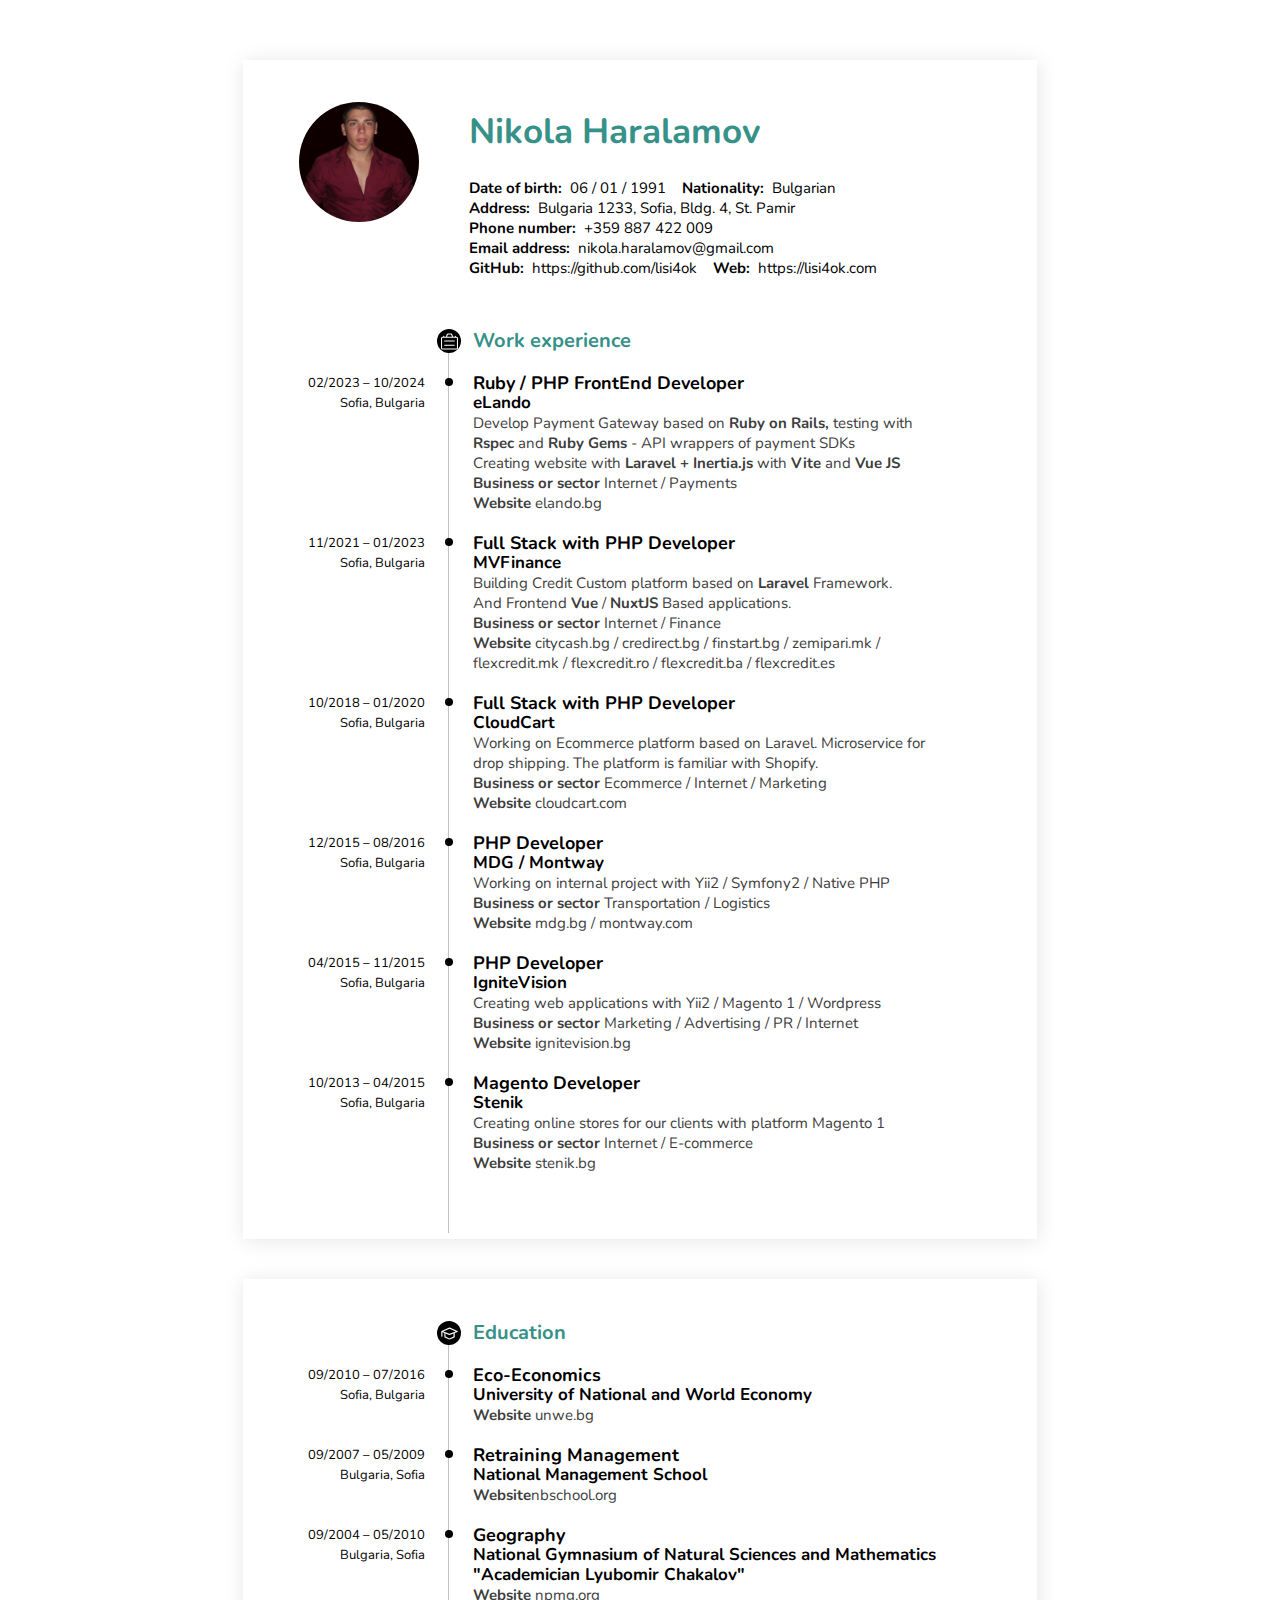
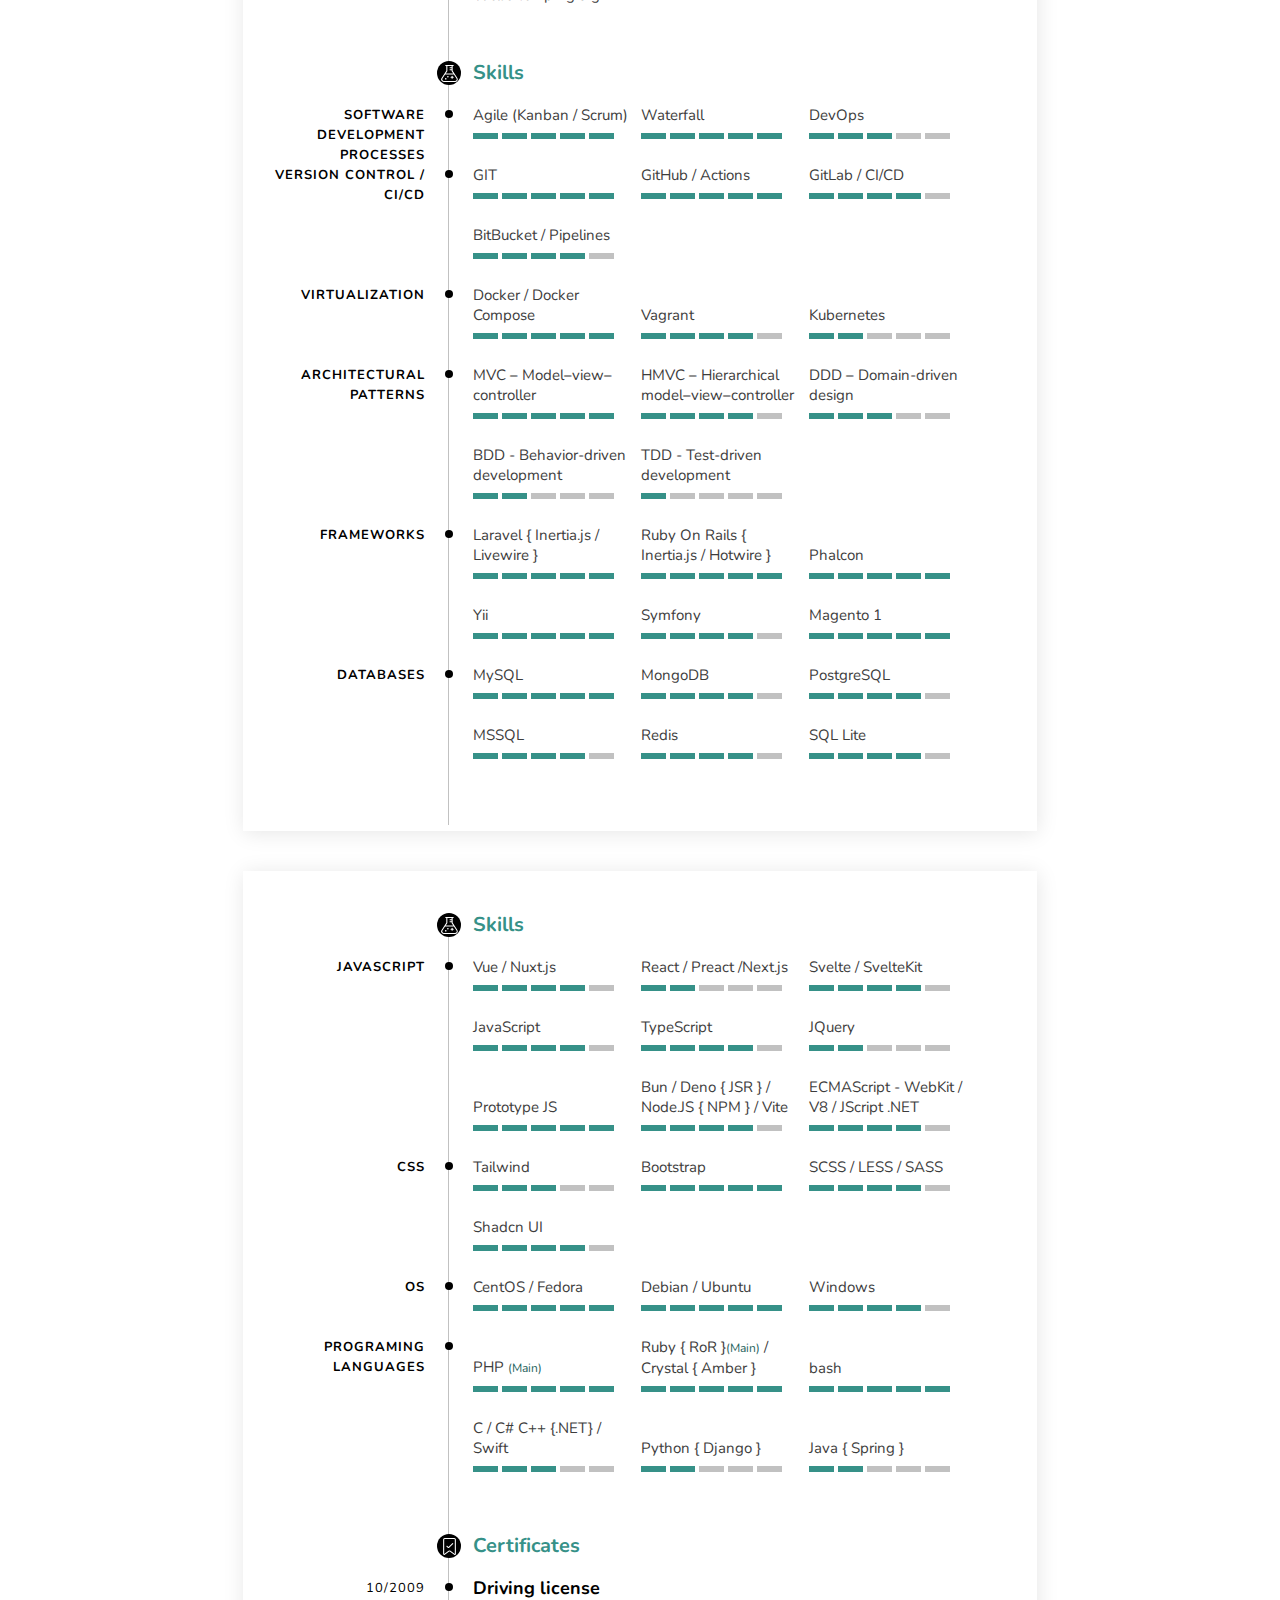
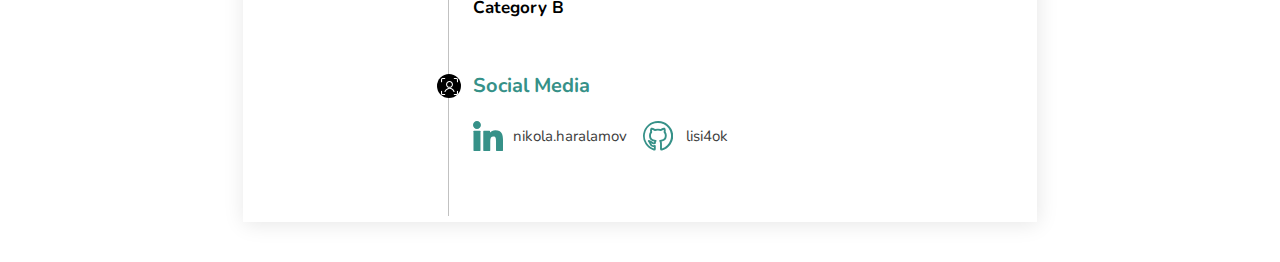
<file: index.html>
<!doctype html>
<html lang="en">
<head>
    <meta charset="UTF-8">
    <title>Nikola Haralamov - Personal Resume</title>
    <link type="text/css" rel="stylesheet"
          data-font-name="Nunito"
          href="https://fonts.googleapis.com/css2?family=Nunito:wght@400;700&display=swap"
          data-loaded="true" />
    <link rel="stylesheet" href="./styles.min.css" />
</head>
<body>
<div class="cv-wrapper customize-preview not-pro">
    <div class="page-wrapper template lisi4ok a4 nun-nun fs-15 lh-20 grn-whi" style="width: 794px;">
        <div class="outer-page multi-page grid-100-center type-one">
            <div class="page first-page" data-part="1" data-count="3">
                <div class="top-ornament"></div>
                <div class="general-section  ">
                    <div class="general-info-section">
                                <span class="avatar">
                                    <div class="thumbnail">
                                        <img alt="avatar" src="[data-uri]" />
                                    </div>
                                </span>
                        <div class="general-info-wrapper">
                            <h2 class="name "><span> Nikola Haralamov</span></h2>
                            <div class="general-info-block">
                                <div class="info-wrapper"><span class="key ">Date of birth: </span><span class="value">06 / 01 / 1991</span></div>
                                <div class="info-wrapper"><span class="key ">Nationality: </span><span class="value">Bulgarian</span></div>
                                <div class="info-wrapper"><span class="key ">Address: </span><span class="value">Bulgaria 1233, Sofia, Bldg. 4, St. Pamir</span></div>
                                <div class="info-wrapper"><span class="key ">Phone number: </span><a class="value" href="tel:+359887422009">+359 887 422 009</a></div>
                                <div class="info-wrapper"><span class="key ">Email address: </span><a class="value" href="mailto:nikola.haralamov@gmail.com" target="_blank">nikola.haralamov<wbr>@gmail.com</a></div>
                                <div class="info-wrapper"><span class="key ">GitHub: </span><a class="value" href="https://github.com/lisi4ok" target="_blank">https://github.com/lisi4ok</a></div>
                                <div class="info-wrapper"><span class="key ">Web: </span><a class="value" href="https://lisi4ok.com" target="_blank">https://lisi4ok.com</a></div>
                            </div>
                        </div>
                    </div>
                </div>
                <div class="section-wrapper experience-section type-three  column-wrapper" style="margin-top: 35px;">
                    <h6 class="headline type-four">
                        <div class="background-wrapper">
                                    <span class="icon fixed">
                                        <svg xmlns="http://www.w3.org/2000/svg" viewBox="0 0 24 24">
                                            <path d="M2.25 23.25A2.252 2.252 0 010 21V7.5a2.252 2.252 0 012.25-2.25H3V4.5a.75.75 0 011.5 0v.75h2.459l.987-2.962A2.247 2.247 0 0110.08.75h3.838c.97 0 1.827.618 2.135 1.538l.987 2.962h2.46V4.5a.75.75 0 011.5 0v.75h.75A2.252 2.252 0 0124 7.5V21a2.252 2.252 0 01-2.25 2.25H2.25zm0-16.5a.75.75 0 00-.75.75V21c0 .414.336.75.75.75h19.5a.75.75 0 00.75-.75V7.5a.75.75 0 00-.75-.75H2.25zm13.209-1.5l-.829-2.488a.749.749 0 00-.711-.512h-3.838a.748.748 0 00-.711.513L8.541 5.25h6.918z"></path>
                                            <path d="M5.25 12a.75.75 0 010-1.5h13.5a.75.75 0 010 1.5H5.25zm0 6a.75.75 0 010-1.5h13.5a.75.75 0 010 1.5H5.25z"></path>
                                        </svg>
                                    </span>
                            <div class="note-detail-item">&nbsp</div>
                            <span class="text">Work experience</span>
                        </div>
                    </h6>
                    <div class="experience-item">
                        <div class="column left-column-render">
                            <div class="left-column-wrapper">
                                <div class="date"><span>02/2023 – 10/2024</span><span><span>Sofia</span><span>,&nbsp;</span><span>Bulgaria</span></span></div>
                            </div>
                        </div>
                        <div class="column right-column-render">
                            <div class="experience-info">
                                <div class="position">Ruby / PHP FrontEnd Developer</div>
                                <div class="company-name">eLando</div>
                            </div>
                            <div class="experience-description">
                                <div class="description"><span>Develop </span><span>Payment </span><span>Gateway </span><span>based </span><span>on </span><span><strong>Ruby on Rails, </strong></span><span>testing with</span> <span><strong>Rspec</strong></span><span> and </span><span><strong>Ruby Gems </strong></span><span>- API wrappers</span><span> of payment SDKs</span></div>
                                <div class="description"><span>Creating </span><span>website with </span><span><strong>Laravel + Inertia.js</strong></span><span> with <strong>Vite</strong> </span><span>and </span><span><strong>Vue JS</strong></span></div>
                                <div class="description"><span><strong>Business </strong></span><span><strong>or </strong></span><span><strong>sector</strong> </span><span>Internet </span><span>/ </span><span>Payments</span></div>
                                <div class="description"><span><strong>Website </strong></span><span><a href="https://elando.com/" class="linkified" target="_blank">elando.bg</a></span></div>
                            </div>
                        </div>
                    </div>
                    <div class="experience-item">
                        <div class="column left-column-render">
                            <div class="left-column-wrapper">
                                <div class="date"><span>11/2021 – 01/2023</span><span><span>Sofia</span><span>,&nbsp;</span><span>Bulgaria</span></span></div>
                            </div>
                        </div>
                        <div class="column right-column-render">
                            <div class="experience-info">
                                <div class="position">Full Stack with PHP Developer</div>
                                <div class="company-name">MVFinance</div>
                            </div>
                            <div class="experience-description">
                                    <div class="description"><span>Building </span><span>Credit </span><span>Custom </span><span>platform </span><span>based </span><span>on </span><span><strong>Laravel </strong></span><span>Framework.</span></div>
                                    <div class="description"><span>And </span><span>Frontend </span><span><strong>Vue </strong></span><span>/<strong> </strong></span><span><strong>NuxtJS </strong></span><span>Based </span><span>applications.</span></div>
                                    <div class="description"><span><strong>Business </strong></span><span><strong>or </strong></span><span><strong>sector</strong> </span><span>Internet </span><span>/ </span><span>Finance</span></div>
                                    <div class="description"><span><strong>Website </strong></span><span><a href="http://citycash.bg" class="linkified" target="_blank">citycash.bg</a> </span><span>/ </span><span><a href="http://credirect.bg" class="linkified" target="_blank">credirect.bg</a> </span><span>/ </span><span><a href="http://finstart.bg" class="linkified" target="_blank">finstart.bg</a> </span><span>/ </span><span><a href="http://zemipari.mk" class="linkified" target="_blank">zemipari.mk</a> </span><span>/ </span><span><a href="http://flexcredit.mk" class="linkified" target="_blank">flexcredit.mk</a> </span><span>/ </span><span><a href="http://flexcredit.ro" class="linkified" target="_blank">flexcredit.ro</a> </span><span>/ </span><span><a href="http://flexcredit.ba" class="linkified" target="_blank">flexcredit.ba</a> </span><span>/ </span><span><a href="http://flexcredit.es" class="linkified" target="_blank">flexcredit.es</a></span></div>
                            </div>
                        </div>
                    </div>
                    <div class="experience-item">
                        <div class="column left-column-render">
                            <div class="left-column-wrapper">
                                <div class="date"><span>10/2018 – 01/2020</span><span><span>Sofia</span><span>,&nbsp;</span><span>Bulgaria</span></span></div>
                            </div>
                        </div>
                        <div class="column right-column-render">
                            <div class="experience-info">
                                <div class="position">Full Stack with PHP Developer</div>
                                <div class="company-name">CloudCart </div>
                            </div>
                            <div class="experience-description">
                                <div class="description"><span>Working </span><span>on </span><span>Ecommerce </span><span>platform </span><span>based </span><span>on </span><span>Laravel. </span><span>Microservice </span><span>for </span><span>drop </span><span>shipping. </span><span>The </span><span>platform </span><span>is </span><span>familiar </span><span>with </span><span>Shopify.</span></div>
                                    <div class="description"><span><strong>Business </strong></span><span><strong>or </strong></span><span><strong>sector</strong> </span><span>Ecommerce </span><span>/ </span><span>Internet </span><span>/ </span><span>Marketing</span></div>
                                    <div class="description"><span><strong>Website </strong></span><span><a href="http://cloudcart.com" class="linkified" target="_blank">cloudcart.com</a></span></div>
                            </div>
                        </div>
                    </div>
                    <div class="experience-item">
                        <div class="column left-column-render">
                            <div class="left-column-wrapper">
                                <div class="date"><span>12/2015 – 08/2016</span><span><span>Sofia</span><span>,&nbsp;</span><span>Bulgaria</span></span></div>
                            </div>
                        </div>
                        <div class="column right-column-render">
                            <div class="experience-info">
                                <div class="position">PHP Developer</div>
                                <div class="company-name">MDG / Montway</div>
                            </div>
                            <div class="experience-description">
                                <div class="description"><span>Working </span><span>on </span><span>internal </span><span>project </span><span>with </span><span>Yii2 </span><span>/ </span><span>Symfony2 </span><span>/ </span><span>Native </span><span>PHP</span></div>
                                    <div class="description"><span><strong>Business </strong></span><span><strong>or </strong></span><span><strong>sector</strong> </span><span>Transportation </span><span>/ </span><span>Logistics</span></div>
                                    <div class="description"><span><strong>Website </strong></span><span><a href="http://mdg.bg" class="linkified" target="_blank">mdg.bg</a> </span><span>/ </span><span><a href="http://montway.com" class="linkified" target="_blank">montway.com</a>&nbsp;</span></div>
                            </div>
                        </div>
                    </div>
                    <div class="experience-item">
                        <div class="column left-column-render">
                            <div class="left-column-wrapper">
                                <div class="date"><span>04/2015 – 11/2015</span><span><span>Sofia</span><span>,&nbsp;</span><span>Bulgaria</span></span></div>
                            </div>
                        </div>
                        <div class="column right-column-render">
                            <div class="experience-info">
                                <div class="position">PHP Developer</div>
                                <div class="company-name">IgniteVision</div>
                            </div>
                            <div class="experience-description">
                                <div class="description"><span>Creating </span><span>web </span><span>applications </span><span>with </span><span>Yii2 </span><span>/ </span><span>Magento </span><span>1 </span><span>/ </span><span>Wordpress</span></div>
                                    <div class="description"><span><strong>Business </strong></span><span><strong>or </strong></span><span><strong>sector</strong> </span><span>Marketing </span><span>/ </span><span>Advertising </span><span>/ </span><span>PR </span><span>/ </span><span>Internet</span></div>
                                    <div class="description"><span><strong>Website </strong></span><span><a href="http://ignitevision.bg" class="linkified" target="_blank">ignitevision.bg</a>&nbsp;</span></div>
                            </div>
                        </div>
                    </div>
                    <div class="experience-item">
                        <div class="column left-column-render">
                            <div class="left-column-wrapper">
                                <div class="date"><span>10/2013 – 04/2015</span><span><span>Sofia</span><span>,&nbsp;</span><span>Bulgaria</span></span></div>
                            </div>
                        </div>
                        <div class="column right-column-render">
                            <div class="experience-info">
                                <div class="position">Magento Developer</div>
                                <div class="company-name">Stenik</div>
                            </div>
                            <div class="experience-description">
                                <div class="description"><span>Creating </span><span>online </span><span>stores </span><span>for </span><span>our </span><span>clients </span><span>with </span><span>platform </span><span>Magento </span><span>1</span></div>
                                    <div class="description"><span><strong>Business </strong></span><span><strong>or </strong></span><span><strong>sector</strong> </span><span>Internet </span><span>/ </span><span>E-commerce</span></div>
                                    <div class="description"><span><strong>Website </strong></span><span><a href="http://stenik.bg" class="linkified" target="_blank">stenik.bg</a></span></div>
                            </div>
                        </div>
                    </div>
                </div>
                <div class="bottom-ornament"></div>
            </div>
        </div>
        <div class="outer-page multi-page grid-100-center type-one">
            <div class="page " data-part="2" data-count="3">
                <div class="top-ornament"></div>
                <div class="section-wrapper experience-section type-three  column-wrapper">
                    <h6 class="headline type-four">
                        <div class="background-wrapper">
                                    <span class="icon fixed">
                                        <svg xmlns="http://www.w3.org/2000/svg" viewBox="0 0 24 24">
                                            <path d="M23.2 8.3L12.3 3.6c-.2-.1-.4-.1-.6 0L.8 8.3c-.1 0-.2.1-.2.2l-.1.1c0 .1-.1.1-.1.2v7.1c0 .4.4.8.8.8s.8-.4.8-.8v-5.6l2.8 1.1V17c0 .3.2.6.5.7l6.5 2.8c.1 0 .2.1.3.1s.2 0 .3-.1l6.5-2.8c.3-.1.5-.4.5-.7v-5.7l3.9-1.5c.3-.1.5-.4.5-.7s-.3-.7-.6-.8zm-5.5 8.1L12 18.9l-5.7-2.5v-4.5l5.4 2.1c.1 0 .2.1.3.1s.2 0 .3-.1l5.4-2.1v4.5zm-5.7-4L3.2 9 12 5.2 20.8 9 12 12.4z"></path>
                                        </svg>
                                    </span>
                            <span class="text">Education</span>
                        </div>
                    </h6>
                    <div class="experience-item">
                        <div class="column left-column-render">
                            <div class="left-column-wrapper">
                                <div class="date"><span>09/2010 – 07/2016</span><span><span>Sofia</span><span>,&nbsp;</span><span>Bulgaria</span></span></div>
                            </div>
                        </div>
                        <div class="column right-column-render">
                            <div class="experience-info">
                                <div class="position">Eco-Economics</div>
                                <div class="company-name">University of National and World Economy</div>
                            </div>
                            <div class="experience-description">
                                <div class="description"><span><strong>Website </strong></span><span><a href="http://unwe.bg" class="linkified" target="_blank">unwe.bg</a>&nbsp;</span></div>
                            </div>
                        </div>
                    </div>
                    <div class="experience-item">
                        <div class="column left-column-render">
                            <div class="left-column-wrapper">
                                <div class="date   "><span>09/2007 – 05/2009</span><span><span>Bulgaria</span><span>,&nbsp;</span><span>Sofia</span></span></div>
                            </div>
                        </div>
                        <div class="column right-column-render">
                            <div class="experience-info">
                                <div class="position">Retraining Management</div>
                                <div class="company-name">National Management School</div>
                            </div>
                            <div class="experience-description">
                                <div class="descriptio"><span><strong>Website </strong></span><span><a href="http://nbschool.org" class="linkified" target="_blank">nbschool.org</a></span></div>
                            </div>
                        </div>
                    </div>
                    <div class="experience-item">
                        <div class="column left-column-render">
                            <div class="left-column-wrapper">
                                <div class="date"><span>09/2004 – 05/2010</span><span><span>Bulgaria</span><span>,&nbsp;</span><span>Sofia</span></span></div>
                            </div>
                        </div>
                        <div class="column right-column-render">
                            <div class="experience-info">
                                <div class="position">Geography</div>
                                <div class="company-name">National Gymnasium of Natural Sciences and Mathematics "Academician Lyubomir Chakalov"</div>
                            </div>
                            <div class="experience-description">
                                <div class="description"><span><strong>Website </strong></span><span><a href="http://npmg.org" class="linkified" target="_blank">npmg.org</a></span></div>
                            </div>
                        </div>
                    </div>
                </div>
                <div class="section-wrapper skill-section type-one  column-wrapper">
                    <h6 class="headline type-four">
                        <div class="background-wrapper">
                                    <span class="icon fixed">
                                        <svg xmlns="http://www.w3.org/2000/svg" viewBox="0 0 24 24">
                                            <path d="M4.002 24a3.736 3.736 0 01-2.039-.606 3.755 3.755 0 01-1.101-5.188L7.478 8.028V1.5h-.75a.75.75 0 010-1.5h10.5a.75.75 0 010 1.5h-.75v6.528l6.616 10.179c.396.61.606 1.316.606 2.043a3.73 3.73 0 01-1.098 2.652A3.728 3.728 0 0119.95 24H4.002zM2.12 19.024a2.253 2.253 0 001.883 3.477H19.95c.601 0 1.166-.234 1.591-.659a2.244 2.244 0 00.295-2.817l-3.59-5.524H5.71l-3.59 5.523zM17.271 12l-2.172-3.341a.75.75 0 01-.121-.409V7.5h-2.25a.75.75 0 010-1.5h2.25V4.5h-2.25a.75.75 0 010-1.5h2.25V1.5h-6v6.75a.75.75 0 01-.121.409L6.685 12h10.586z"></path>
                                            <path d="M15.728 19.5a.75.75 0 01-.75-.75V18h-.75a.75.75 0 010-1.5h.75v-.75a.75.75 0 011.5 0v.75h.75a.75.75 0 010 1.5h-.75v.75a.75.75 0 01-.75.75zm-9.001 1.125a.748.748 0 01-.133-.012 1.126 1.126 0 01-.98-.982.717.717 0 01-.001-.262c.06-.513.47-.922.983-.983a.796.796 0 01.258 0c.514.059.924.469.985.983a.717.717 0 010 .262c-.06.512-.468.921-.98.982a.704.704 0 01-.132.012zm3-3a.748.748 0 01-.133-.012 1.126 1.126 0 01-.98-.982.717.717 0 01-.001-.262c.06-.513.47-.922.983-.983a.796.796 0 01.26 0c.568.066.995.542.995 1.114a.817.817 0 01-.013.139 1.128 1.128 0 01-.979.974.704.704 0 01-.132.012z"></path>
                                        </svg>
                                    </span>
                            <span class="text">Skills</span>
                        </div>
                    </h6>
                    <div class="skill-category column-wrapper">
                        <div class="skill-wrapper">
                            <div class="skill-category-name ">Software Development processes</div>
                            <div class="skills">
                                <div class="skill ">
                                    <div class="skill-name">Agile (Kanban / Scrum)</div>
                                    <div class="skill-description-wrapper ">
                                        <div class="skill-description">
                                            <div><i class="active"></i><i class="active"></i><i class="active"></i><i class="active"></i><i class="active"></i></div>
                                        </div>
                                    </div>
                                </div>
                                <div class="skill ">
                                    <div class="skill-name">Waterfall</div>
                                    <div class="skill-description-wrapper ">
                                        <div class="skill-description">
                                            <div><i class="active"></i><i class="active"></i><i class="active"></i><i class="active"></i><i class="active"></i></div>
                                        </div>
                                    </div>
                                </div>
                                <div class="skill ">
                                    <div class="skill-name">DevOps</div>
                                    <div class="skill-description-wrapper ">
                                        <div class="skill-description">
                                            <div><i class="active"></i><i class="active"></i><i class="active"></i><i class=""></i><i class=""></i></div>
                                        </div>
                                    </div>
                                </div>
                            </div>
                        </div>
                    </div>
                    <div class="skill-category column-wrapper">
                        <div class="skill-wrapper">
                            <div class="skill-category-name ">Version Control / CI/CD</div>
                            <div class="skills">
                                <div class="skill ">
                                    <div class="skill-name">GIT</div>
                                    <div class="skill-description-wrapper ">
                                        <div class="skill-description">
                                            <div><i class="active"></i><i class="active"></i><i class="active"></i><i class="active"></i><i class="active"></i></div>
                                        </div>
                                    </div>
                                </div>
                                <div class="skill ">
                                    <div class="skill-name">GitHub / Actions</div>
                                    <div class="skill-description-wrapper ">
                                        <div class="skill-description">
                                            <div><i class="active"></i><i class="active"></i><i class="active"></i><i class="active"></i><i class="active"></i></div>
                                        </div>
                                    </div>
                                </div>
                                <div class="skill ">
                                    <div class="skill-name">GitLab / CI/CD</div>
                                    <div class="skill-description-wrapper ">
                                        <div class="skill-description">
                                            <div><i class="active"></i><i class="active"></i><i class="active"></i><i class="active"></i><i class=""></i></div>
                                        </div>
                                    </div>
                                </div>
                                <div class="skill ">
                                    <div class="skill-name"> BitBucket / Pipelines</div>
                                    <div class="skill-description-wrapper ">
                                        <div class="skill-description">
                                            <div><i class="active"></i><i class="active"></i><i class="active"></i><i class="active"></i><i class=""></i></div>
                                        </div>
                                    </div>
                                </div>
                            </div>
                        </div>
                    </div>
                    <div class="skill-category column-wrapper">
                        <div class="skill-wrapper">
                            <div class="skill-category-name ">Virtualization</div>
                            <div class="skills">
                                <div class="skill ">
                                    <div class="skill-name">Docker / Docker Compose</div>
                                    <div class="skill-description-wrapper ">
                                        <div class="skill-description">
                                            <div><i class="active"></i><i class="active"></i><i class="active"></i><i class="active"></i><i class="active"></i></div>
                                        </div>
                                    </div>
                                </div>
                                <div class="skill ">
                                    <div class="skill-name">Vagrant</div>
                                    <div class="skill-description-wrapper ">
                                        <div class="skill-description">
                                            <div><i class="active"></i><i class="active"></i><i class="active"></i><i class="active"></i><i class=""></i></div>
                                        </div>
                                    </div>
                                </div>
                                <div class="skill ">
                                    <div class="skill-name">Kubernetes</div>
                                    <div class="skill-description-wrapper ">
                                        <div class="skill-description">
                                            <div><i class="active"></i><i class="active"></i><i class=""></i><i class=""></i><i class=""></i></div>
                                        </div>
                                    </div>
                                </div>
                            </div>
                        </div>
                    </div>
                    <div class="skill-category column-wrapper">
                        <div class="skill-wrapper">
                            <div class="skill-category-name ">Architectural Patterns</div>
                            <div class="skills">
                                <div class="skill ">
                                    <div class="skill-name">MVC – Model–view–controller</div>
                                    <div class="skill-description-wrapper ">
                                        <div class="skill-description">
                                            <div><i class="active"></i><i class="active"></i><i class="active"></i><i class="active"></i><i class="active"></i></div>
                                        </div>
                                    </div>
                                </div>
                                <div class="skill ">
                                    <div class="skill-name">HMVC – Hierarchical model–view–controller</div>
                                    <div class="skill-description-wrapper ">
                                        <div class="skill-description">
                                            <div><i class="active"></i><i class="active"></i><i class="active"></i><i class="active"></i><i class=""></i></div>
                                        </div>
                                    </div>
                                </div>
                                <div class="skill ">
                                    <div class="skill-name">DDD – Domain-driven design</div>
                                    <div class="skill-description-wrapper ">
                                        <div class="skill-description">
                                            <div><i class="active"></i><i class="active"></i><i class="active"></i><i class=""></i><i class=""></i></div>
                                        </div>
                                    </div>
                                </div>
                                <div class="skill ">
                                    <div class="skill-name">BDD - Behavior-driven development</div>
                                    <div class="skill-description-wrapper ">
                                        <div class="skill-description">
                                            <div><i class="active"></i><i class="active"></i><i class=""></i><i class=""></i><i class=""></i></div>
                                        </div>
                                    </div>
                                </div>
                                <div class="skill ">
                                    <div class="skill-name">TDD - Test-driven development</div>
                                    <div class="skill-description-wrapper ">
                                        <div class="skill-description">
                                            <div><i class="active"></i><i class=""></i><i class=""></i><i class=""></i><i class=""></i></div>
                                        </div>
                                    </div>
                                </div>
                            </div>
                        </div>
                    </div>
                    <div class="skill-category column-wrapper">
                        <div class="skill-wrapper">
                            <div class="skill-category-name ">Frameworks</div>
                            <div class="skills">
                                <div class="skill ">
                                    <div class="skill-name">Laravel { Inertia.js / Livewire }</div>
                                    <div class="skill-description-wrapper ">
                                        <div class="skill-description">
                                            <div><i class="active"></i><i class="active"></i><i class="active"></i><i class="active"></i><i class="active"></i></div>
                                        </div>
                                    </div>
                                </div>
                                <div class="skill ">
                                    <div class="skill-name">Ruby On Rails { Inertia.js / Hotwire }</div>
                                    <div class="skill-description-wrapper ">
                                        <div class="skill-description">
                                            <div><i class="active"></i><i class="active"></i><i class="active"></i><i class="active"></i><i class="active"></i></div>
                                        </div>
                                    </div>
                                </div>
                                <div class="skill ">
                                    <div class="skill-name">Phalcon</div>
                                    <div class="skill-description-wrapper ">
                                        <div class="skill-description">
                                            <div><i class="active"></i><i class="active"></i><i class="active"></i><i class="active"></i><i class="active"></i></div>
                                        </div>
                                    </div>
                                </div>
                                <div class="skill ">
                                    <div class="skill-name">Yii</div>
                                    <div class="skill-description-wrapper ">
                                        <div class="skill-description">
                                            <div><i class="active"></i><i class="active"></i><i class="active"></i><i class="active"></i><i class="active"></i></div>
                                        </div>
                                    </div>
                                </div>
                                <div class="skill ">
                                    <div class="skill-name">Symfony</div>
                                    <div class="skill-description-wrapper ">
                                        <div class="skill-description">
                                            <div><i class="active"></i><i class="active"></i><i class="active"></i><i class="active"></i><i class=""></i></div>
                                        </div>
                                    </div>
                                </div>
                                <div class="skill ">
                                    <div class="skill-name">Magento 1</div>
                                    <div class="skill-description-wrapper ">
                                        <div class="skill-description">
                                            <div><i class="active"></i><i class="active"></i><i class="active"></i><i class="active"></i><i class="active"></i></div>
                                        </div>
                                    </div>
                                </div>
                            </div>
                        </div>
                    </div>
                    <div class="skill-category column-wrapper">
                        <div class="skill-wrapper">
                            <div class="skill-category-name ">Databases</div>
                            <div class="skills">
                                <div class="skill ">
                                    <div class="skill-name">MySQL</div>
                                    <div class="skill-description-wrapper ">
                                        <div class="skill-description">
                                            <div><i class="active"></i><i class="active"></i><i class="active"></i><i class="active"></i><i class="active"></i></div>
                                        </div>
                                    </div>
                                </div>
                                <div class="skill ">
                                    <div class="skill-name">MongoDB</div>
                                    <div class="skill-description-wrapper ">
                                        <div class="skill-description">
                                            <div><i class="active"></i><i class="active"></i><i class="active"></i><i class="active"></i><i class=""></i></div>
                                        </div>
                                    </div>
                                </div>
                                <div class="skill ">
                                    <div class="skill-name">PostgreSQL</div>
                                    <div class="skill-description-wrapper ">
                                        <div class="skill-description">
                                            <div><i class="active"></i><i class="active"></i><i class="active"></i><i class="active"></i><i class=""></i></div>
                                        </div>
                                    </div>
                                </div>
                                <div class="skill ">
                                    <div class="skill-name">MSSQL</div>
                                    <div class="skill-description-wrapper ">
                                        <div class="skill-description">
                                            <div><i class="active"></i><i class="active"></i><i class="active"></i><i class="active"></i><i class=""></i></div>
                                        </div>
                                    </div>
                                </div>
                                <div class="skill ">
                                    <div class="skill-name">Redis</div>
                                    <div class="skill-description-wrapper ">
                                        <div class="skill-description">
                                            <div><i class="active"></i><i class="active"></i><i class="active"></i><i class="active"></i><i class=""></i></div>
                                        </div>
                                    </div>
                                </div>
                                <div class="skill ">
                                    <div class="skill-name">SQL Lite</div>
                                    <div class="skill-description-wrapper ">
                                        <div class="skill-description">
                                            <div><i class="active"></i><i class="active"></i><i class="active"></i><i class="active"></i><i class=""></i></div>
                                        </div>
                                    </div>
                                </div>
                            </div>
                        </div>
                    </div>
                </div>
                <div class="bottom-ornament"></div>
            </div>
        </div>
        <div class="outer-page multi-page grid-100-center type-one">
            <div class="page " data-part="3" data-count="3">
                <div class="top-ornament"></div>
                <div class="section-wrapper skill-section type-one  column-wrapper">
                    <h6 class="headline type-four">
                        <div class="background-wrapper">
                                    <span class="icon fixed">
                                        <svg xmlns="http://www.w3.org/2000/svg" viewBox="0 0 24 24">
                                            <path d="M4.002 24a3.736 3.736 0 01-2.039-.606 3.755 3.755 0 01-1.101-5.188L7.478 8.028V1.5h-.75a.75.75 0 010-1.5h10.5a.75.75 0 010 1.5h-.75v6.528l6.616 10.179c.396.61.606 1.316.606 2.043a3.73 3.73 0 01-1.098 2.652A3.728 3.728 0 0119.95 24H4.002zM2.12 19.024a2.253 2.253 0 001.883 3.477H19.95c.601 0 1.166-.234 1.591-.659a2.244 2.244 0 00.295-2.817l-3.59-5.524H5.71l-3.59 5.523zM17.271 12l-2.172-3.341a.75.75 0 01-.121-.409V7.5h-2.25a.75.75 0 010-1.5h2.25V4.5h-2.25a.75.75 0 010-1.5h2.25V1.5h-6v6.75a.75.75 0 01-.121.409L6.685 12h10.586z"></path>
                                            <path d="M15.728 19.5a.75.75 0 01-.75-.75V18h-.75a.75.75 0 010-1.5h.75v-.75a.75.75 0 011.5 0v.75h.75a.75.75 0 010 1.5h-.75v.75a.75.75 0 01-.75.75zm-9.001 1.125a.748.748 0 01-.133-.012 1.126 1.126 0 01-.98-.982.717.717 0 01-.001-.262c.06-.513.47-.922.983-.983a.796.796 0 01.258 0c.514.059.924.469.985.983a.717.717 0 010 .262c-.06.512-.468.921-.98.982a.704.704 0 01-.132.012zm3-3a.748.748 0 01-.133-.012 1.126 1.126 0 01-.98-.982.717.717 0 01-.001-.262c.06-.513.47-.922.983-.983a.796.796 0 01.26 0c.568.066.995.542.995 1.114a.817.817 0 01-.013.139 1.128 1.128 0 01-.979.974.704.704 0 01-.132.012z"></path>
                                        </svg>
                                    </span>
                            <span class="text">Skills</span>
                        </div>
                    </h6>
                    <div class="skill-category column-wrapper">
                        <div class="skill-wrapper">
                            <div class="skill-category-name ">JavaScript</div>
                            <div class="skills">
                                <div class="skill ">
                                    <div class="skill-name">Vue / Nuxt.js</div>
                                    <div class="skill-description-wrapper ">
                                        <div class="skill-description">
                                            <div><i class="active"></i><i class="active"></i><i class="active"></i><i class="active"></i><i class=""></i></div>
                                        </div>
                                    </div>
                                </div>
                                <div class="skill ">
                                    <div class="skill-name">React / Preact /Next.js</div>
                                    <div class="skill-description-wrapper ">
                                        <div class="skill-description">
                                            <div><i class="active"></i><i class="active"></i><i class=""></i><i class=""></i><i class=""></i></div>
                                        </div>
                                    </div>
                                </div>
                                <div class="skill ">
                                    <div class="skill-name">Svelte / SvelteKit</div>
                                    <div class="skill-description-wrapper ">
                                        <div class="skill-description">
                                            <div><i class="active"></i><i class="active"></i><i class="active"></i><i class="active"></i><i class=""></i></div>
                                        </div>
                                    </div>
                                </div>
                                <div class="skill ">
                                    <div class="skill-name">JavaScript</div>
                                    <div class="skill-description-wrapper ">
                                        <div class="skill-description">
                                            <div><i class="active"></i><i class="active"></i><i class="active"></i><i class="active"></i><i class=""></i></div>
                                        </div>
                                    </div>
                                </div>
                                <div class="skill ">
                                    <div class="skill-name">TypeScript</div>
                                    <div class="skill-description-wrapper ">
                                        <div class="skill-description">
                                            <div><i class="active"></i><i class="active"></i><i class="active"></i><i class="active"></i><i class=""></i></div>
                                        </div>
                                    </div>
                                </div>
                                <div class="skill ">
                                    <div class="skill-name">JQuery</div>
                                    <div class="skill-description-wrapper ">
                                        <div class="skill-description">
                                            <div><i class="active"></i><i class="active"></i><i class=""></i><i class=""></i><i class=""></i></div>
                                        </div>
                                    </div>
                                </div>
                                <div class="skill ">
                                    <div class="skill-name">Prototype JS</div>
                                    <div class="skill-description-wrapper ">
                                        <div class="skill-description">
                                            <div><i class="active"></i><i class="active"></i><i class="active"></i><i class="active"></i><i class="active"></i></div>
                                        </div>
                                    </div>
                                </div>
                                <div class="skill ">
                                    <div class="skill-name">Bun / Deno { JSR } / Node.JS { NPM } / Vite</div>
                                    <div class="skill-description-wrapper ">
                                        <div class="skill-description">
                                            <div><i class="active"></i><i class="active"></i><i class="active"></i><i class="active"></i><i class=""></i></div>
                                        </div>
                                    </div>
                                </div>
                                <div class="skill ">
                                    <div class="skill-name">ECMAScript - WebKit / V8 / JScript .NET</div>
                                    <div class="skill-description-wrapper ">
                                        <div class="skill-description">
                                            <div><i class="active"></i><i class="active"></i><i class="active"></i><i class="active"></i><i class=""></i></div>
                                        </div>
                                    </div>
                                </div>
                            </div>
                        </div>
                    </div>
                    <div class="skill-category column-wrapper">
                        <div class="skill-wrapper">
                            <div class="skill-category-name ">CSS</div>
                            <div class="skills">
                                <div class="skill ">
                                    <div class="skill-name">Tailwind</div>
                                    <div class="skill-description-wrapper ">
                                        <div class="skill-description">
                                            <div><i class="active"></i><i class="active"></i><i class="active"></i><i class=""></i><i class=""></i></div>
                                        </div>
                                    </div>
                                </div>
                                <div class="skill ">
                                    <div class="skill-name">Bootstrap</div>
                                    <div class="skill-description-wrapper ">
                                        <div class="skill-description">
                                            <div><i class="active"></i><i class="active"></i><i class="active"></i><i class="active"></i><i class="active"></i></div>
                                        </div>
                                    </div>
                                </div>
                                <div class="skill ">
                                    <div class="skill-name">SCSS / LESS / SASS</div>
                                    <div class="skill-description-wrapper ">
                                        <div class="skill-description">
                                            <div><i class="active"></i><i class="active"></i><i class="active"></i><i class="active"></i><i class=""></i></div>
                                        </div>
                                    </div>
                                </div>
                                <div class="skill ">
                                    <div class="skill-name">Shadcn UI</div>
                                    <div class="skill-description-wrapper ">
                                        <div class="skill-description">
                                            <div><i class="active"></i><i class="active"></i><i class="active"></i><i class="active"></i><i class=""></i></div>
                                        </div>
                                    </div>
                                </div>
                            </div>
                        </div>
                    </div>
                    <div class="skill-category column-wrapper">
                        <div class="skill-wrapper">
                            <div class="skill-category-name ">OS</div>
                            <div class="skills">
                                <div class="skill ">
                                    <div class="skill-name">CentOS / Fedora</div>
                                    <div class="skill-description-wrapper ">
                                        <div class="skill-description">
                                            <div><i class="active"></i><i class="active"></i><i class="active"></i><i class="active"></i><i class="active"></i></div>
                                        </div>
                                    </div>
                                </div>
                                <div class="skill ">
                                    <div class="skill-name">Debian / Ubuntu</div>
                                    <div class="skill-description-wrapper ">
                                        <div class="skill-description">
                                            <div><i class="active"></i><i class="active"></i><i class="active"></i><i class="active"></i><i class="active"></i></div>
                                        </div>
                                    </div>
                                </div>
                                <div class="skill ">
                                    <div class="skill-name">Windows</div>
                                    <div class="skill-description-wrapper ">
                                        <div class="skill-description">
                                            <div><i class="active"></i><i class="active"></i><i class="active"></i><i class="active"></i><i class=""></i></div>
                                        </div>
                                    </div>
                                </div>
                            </div>
                        </div>
                    </div>
                    <div class="skill-category column-wrapper">
                        <div class="skill-wrapper">
                            <div class="skill-category-name ">Programing languages</div>
                            <div class="skills">
                                <div class="skill ">
                                    <div class="skill-name">PHP <small>(Main)</small></div>
                                    <div class="skill-description-wrapper ">
                                        <div class="skill-description">
                                            <div><i class="active"></i><i class="active"></i><i class="active"></i><i class="active"></i><i class="active"></i></div>
                                        </div>
                                    </div>
                                </div>
                                <div class="skill ">
                                    <div class="skill-name">Ruby { RoR }<small>(Main)</small> / Crystal { Amber }</div>
                                    <div class="skill-description-wrapper ">
                                        <div class="skill-description">
                                            <div><i class="active"></i><i class="active"></i><i class="active"></i><i class="active"></i><i class="active"></i></div>
                                        </div>
                                    </div>
                                </div>
                                <div class="skill ">
                                    <div class="skill-name">bash</div>
                                    <div class="skill-description-wrapper ">
                                        <div class="skill-description">
                                            <div><i class="active"></i><i class="active"></i><i class="active"></i><i class="active"></i><i class="active"></i></div>
                                        </div>
                                    </div>
                                </div>
                                <div class="skill ">
                                    <div class="skill-name">C / C# C++ {.NET} / Swift</div>
                                    <div class="skill-description-wrapper ">
                                        <div class="skill-description">
                                            <div><i class="active"></i><i class="active"></i><i class="active"></i><i class=""></i><i class=""></i></div>
                                        </div>
                                    </div>
                                </div>
                                <div class="skill ">
                                    <div class="skill-name">Python { Django }</div>
                                    <div class="skill-description-wrapper ">
                                        <div class="skill-description">
                                            <div><i class="active"></i><i class="active"></i><i class=""></i><i class=""></i><i class=""></i></div>
                                        </div>
                                    </div>
                                </div>
                                <div class="skill ">
                                    <div class="skill-name">Java { Spring }</div>
                                    <div class="skill-description-wrapper ">
                                        <div class="skill-description">
                                            <div><i class="active"></i><i class="active"></i><i class=""></i><i class=""></i><i class=""></i></div>
                                        </div>
                                    </div>
                                </div>
                            </div>
                        </div>
                    </div>
                </div>
                <div class="section-wrapper experience-section publication-section  column-wrapper">
                    <h6 class="headline type-four">
                        <div class="background-wrapper">
                                    <span class="icon fixed">
                                        <svg xmlns="http://www.w3.org/2000/svg" viewBox="0 0 24 24">
                                            <path d="M19.498 23.998a1.494 1.494 0 01-.879-.286l-6.177-4.493a.748.748 0 00-.882 0l-6.177 4.492a1.49 1.49 0 01-.881.286c-.479 0-.934-.231-1.215-.617A1.49 1.49 0 013 22.502V2.25A2.252 2.252 0 015.25 0h13.5A2.252 2.252 0 0121 2.25V22.5a1.504 1.504 0 01-1.5 1.499h-.002zM5.25 1.5a.75.75 0 00-.75.75V22.5l6.177-4.493A2.238 2.238 0 0112 17.576c.478 0 .935.149 1.323.431l6.177 4.492V2.25a.75.75 0 00-.75-.75H5.25z"></path>
                                            <path d="M10.5 14.25c-.4 0-.776-.156-1.059-.438l-1.721-1.72a.752.752 0 01.531-1.281c.2 0 .388.078.53.219l1.72 1.719L15.97 7.28a.744.744 0 011.06 0 .744.744 0 010 1.06l-5.47 5.469a1.486 1.486 0 01-1.059.439l-.001.002z"></path>
                                        </svg>
                                    </span>
                            <span class="text">Certificates</span>
                        </div>
                    </h6>
                    <div class="experience-item">
                        <div class="column left-column-render">
                            <div class="experience-info">
                                <div class="date">10/2009</div>
                            </div>
                        </div>
                        <div class="column right-column-render">
                            <div class="experience-description">
                                <div class="publication-name">Driving license </div>
                                <div class="publisher">Category B</div>
                                <div class="url"><a href="#" target="_blank"></a></div>
                                <div>
                                    <div class="description "></div>
                                </div>
                            </div>
                        </div>
                    </div>
                </div>
                <div class="section-wrapper social-section sec-al-left column-wrapper">
                    <h6 class="headline type-four">
                        <div class="background-wrapper">
                                    <span class="icon fixed">
                                        <svg xmlns="http://www.w3.org/2000/svg" viewBox="0 0 24 24">
                                            <path d="M18.75 24a.75.75 0 010-1.5h3a.75.75 0 00.75-.75v-3a.75.75 0 011.5 0v3A2.252 2.252 0 0121.75 24h-3zm4.5-18a.75.75 0 01-.75-.75v-3a.75.75 0 00-.75-.75h-3a.75.75 0 010-1.5h3A2.252 2.252 0 0124 2.25v3a.75.75 0 01-.75.75zM.75 6A.75.75 0 010 5.25v-3A2.252 2.252 0 012.25 0h3a.75.75 0 010 1.5h-3a.75.75 0 00-.75.75v3A.75.75 0 01.75 6zm1.5 18A2.252 2.252 0 010 21.75v-3a.75.75 0 011.5 0v3c0 .414.336.75.75.75h3a.75.75 0 010 1.5h-3zM12 13.875c-2.688 0-4.875-2.187-4.875-4.875S9.312 4.125 12 4.125 16.875 6.312 16.875 9 14.688 13.875 12 13.875zm0-8.25c-1.861 0-3.375 1.514-3.375 3.375s1.514 3.375 3.375 3.375S15.375 10.861 15.375 9 13.861 5.625 12 5.625z"></path>
                                            <path d="M18.365 19.875a.752.752 0 01-.707-.5 5.961 5.961 0 00-3.072-3.415 5.95 5.95 0 00-4.587-.243 5.975 5.975 0 00-3.658 3.658.752.752 0 01-.957.457.75.75 0 01-.457-.957 7.467 7.467 0 014.572-4.572 7.443 7.443 0 015.733.303 7.448 7.448 0 013.839 4.269.745.745 0 01-.03.573.744.744 0 01-.676.427z"></path>
                                        </svg>
                                    </span>
                            <span class="text">Social Media</span>
                        </div>
                    </h6>
                    <div class="social-links-wrapper">
                        <a href="https://www.linkedin.com/in/nikola-haralamov-5129b418a/" target="_blank" class="social-link type-one-b">
                            <div class="icon">
                                <svg data-name="Outline Version" viewBox="0 0 310 310" xmlns="http://www.w3.org/2000/svg">
                                    <g id="XMLID_801_">
                                        <path id="XMLID_802_" d="M72.16,99.73H9.927c-2.762,0-5,2.239-5,5v199.928c0,2.762,2.238,5,5,5H72.16c2.762,0,5-2.238,5-5V104.73
                                            C77.16,101.969,74.922,99.73,72.16,99.73z"/>
                                        <path id="XMLID_803_" d="M41.066,0.341C18.422,0.341,0,18.743,0,41.362C0,63.991,18.422,82.4,41.066,82.4
                                            c22.626,0,41.033-18.41,41.033-41.038C82.1,18.743,63.692,0.341,41.066,0.341z"/>
                                        <path id="XMLID_804_" d="M230.454,94.761c-24.995,0-43.472,10.745-54.679,22.954V104.73c0-2.761-2.238-5-5-5h-59.599
                                            c-2.762,0-5,2.239-5,5v199.928c0,2.762,2.238,5,5,5h62.097c2.762,0,5-2.238,5-5v-98.918c0-33.333,9.054-46.319,32.29-46.319
                                            c25.306,0,27.317,20.818,27.317,48.034v97.204c0,2.762,2.238,5,5,5H305c2.762,0,5-2.238,5-5V194.995
                                            C310,145.43,300.549,94.761,230.454,94.761z"/>
                                    </g>
                                </svg>
                            </div>
                            <div class="description">nikola.haralamov</div>
                        </a>
                        <a href="https://github.com/lisi4ok" target="_blank" class="social-link type-one-b">
                            <div class="icon">
                                <svg data-name="Outline Version" xmlns="http://www.w3.org/2000/svg" viewBox="0 0 24 24">
                                    <path d="M12 0a12 12 0 00-3.41 23.5 1.25 1.25 0 001.61-1.2V20a.75.75 0 00-.91-.73A2 2 0 016.66 18l-.11-.27.18.13a2.62 2.62 0 003.06.5.75.75 0 00.44-.58 4.84 4.84 0 01.38-1.36.75.75 0 00-.41-1.31c-2.4-.27-3.85-.66-3.85-3.66a3.1 3.1 0 01.83-2.15.75.75 0 00.14-.79 2.65 2.65 0 01-.06-1.57A5.46 5.46 0 019 7.81a.76.76 0 00.62.1 8.76 8.76 0 012.28-.31 8.67 8.67 0 012.29.31.75.75 0 00.62-.1 5.63 5.63 0 011.76-.87 2.66 2.66 0 01-.05 1.57.75.75 0 00.14.79 3.09 3.09 0 01.82 2.15c0 3-1.46 3.38-3.86 3.65a.75.75 0 00-.64.52.74.74 0 00.22.79 3.61 3.61 0 01.43 1.77v4.17a1.25 1.25 0 001.25 1.25 1.19 1.19 0 00.34 0A12 12 0 0012 0zm3.16 22v-3.82a5.94 5.94 0 00-.27-1.72c1.93-.31 4.12-1.18 4.12-5a4.62 4.62 0 00-.93-2.83 4.52 4.52 0 00-.24-2.73.75.75 0 00-.47-.44c-.26-.08-1.24-.25-3.09.92a10.19 10.19 0 00-4.7 0c-1.85-1.18-2.83-1-3.09-.92A.75.75 0 006 5.9a4.51 4.51 0 00-.24 2.73 4.62 4.62 0 00-.93 2.83c0 3.83 2.21 4.69 4.14 5-.07.24-.13.47-.17.66-.42.11-.65-.06-1.2-.47a7.19 7.19 0 00-2.81-1.38.75.75 0 00-.74 1.22 5.23 5.23 0 011.17 2 3.52 3.52 0 003.48 2.4V22a10.5 10.5 0 116.46 0z"></path>
                                </svg>
                            </div>
                            <div class="description">lisi4ok</div>
                        </a>
                    </div>
                </div>
                <div class="bottom-ornament"></div>
            </div>
        </div>
    </div>
</div>
</body>
</html>
</file>
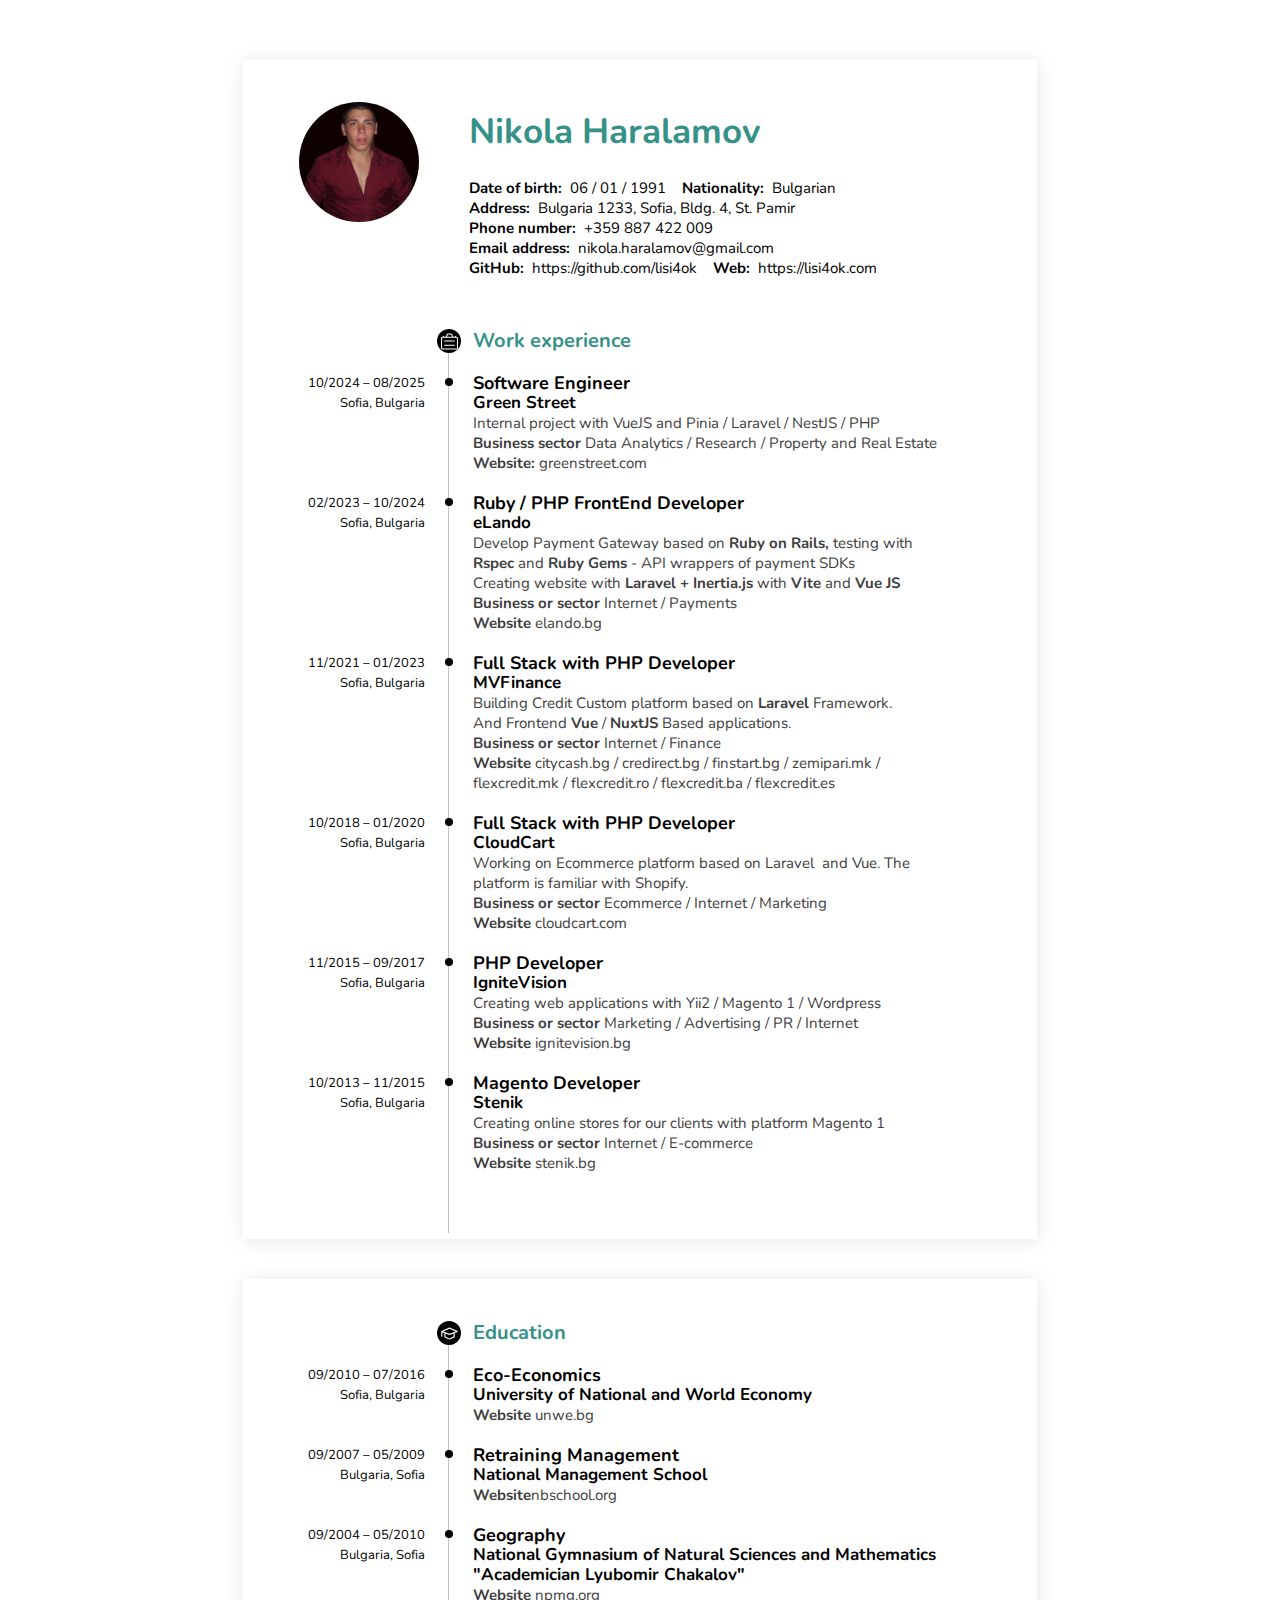
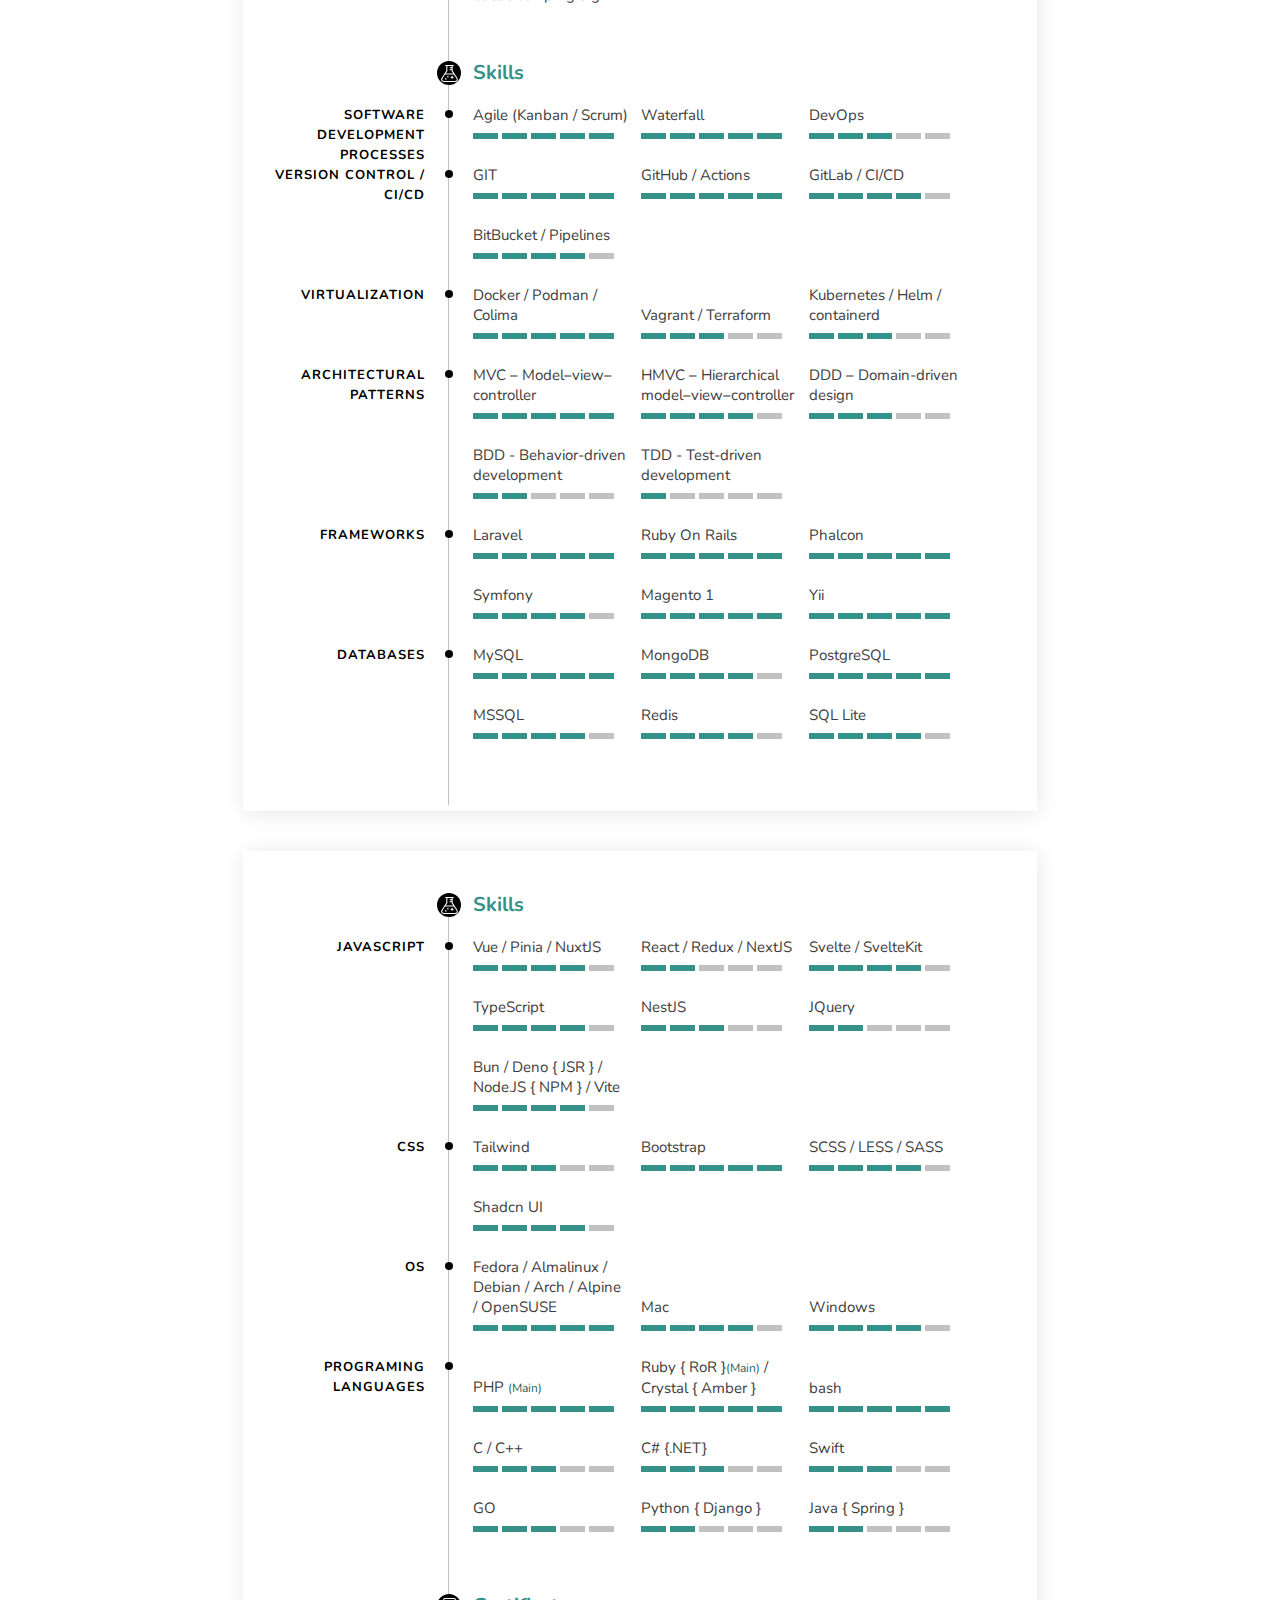
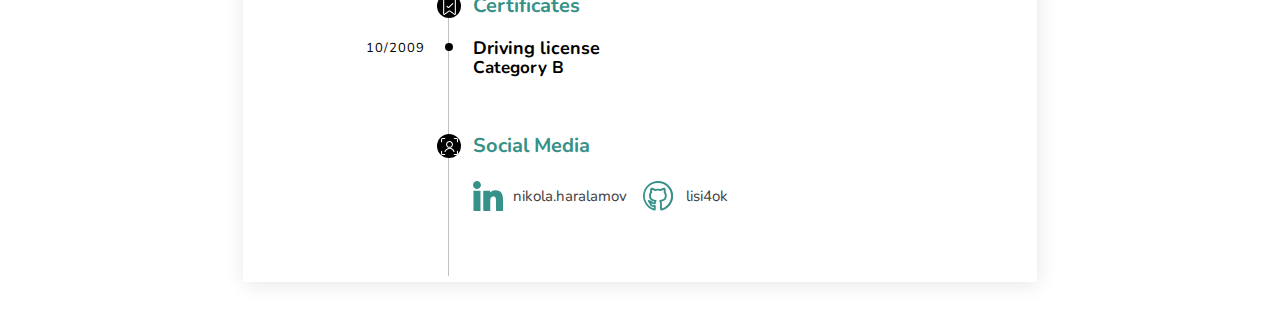
<file: index-bulgaria.html>
<!doctype html>
<html lang="en">
<head>
    <meta charset="UTF-8">
    <title>Nikola Haralamov - Personal Resume</title>
    <link type="text/css" rel="stylesheet"
          data-font-name="Nunito"
          href="https://fonts.googleapis.com/css2?family=Nunito:wght@400;700&display=swap"
          data-loaded="true" />
    <link rel="stylesheet" href="./styles.min.css" />
</head>
<body>
<div class="cv-wrapper customize-preview not-pro">
    <div class="page-wrapper template lisi4ok a4 nun-nun fs-15 lh-20 grn-whi" style="width: 794px;">
        <div class="outer-page multi-page grid-100-center type-one">
            <div class="page first-page" data-part="1" data-count="3">
                <div class="top-ornament"></div>
                <div class="general-section  ">
                    <div class="general-info-section">
                                <span class="avatar">
                                    <div class="thumbnail">
                                        <img alt="avatar" src="[data-uri]" />
                                    </div>
                                </span>
                        <div class="general-info-wrapper">
                            <h2 class="name "><span> Nikola Haralamov</span></h2>
                            <div class="general-info-block">
                                <div class="info-wrapper"><span class="key ">Date of birth: </span><span class="value">06 / 01 / 1991</span></div>
                                <div class="info-wrapper"><span class="key ">Nationality: </span><span class="value">Bulgarian</span></div>
                                <div class="info-wrapper"><span class="key ">Address: </span><span class="value">Bulgaria 1233, Sofia, Bldg. 4, St. Pamir</span></div>
                                <div class="info-wrapper"><span class="key ">Phone number: </span><a class="value" href="tel:+359887422009">+359 887 422 009</a></div>
                                <div class="info-wrapper"><span class="key ">Email address: </span><a class="value" href="mailto:nikola.haralamov@gmail.com" target="_blank">nikola.haralamov<wbr>@gmail.com</a></div>
                                <div class="info-wrapper"><span class="key ">GitHub: </span><a class="value" href="https://github.com/lisi4ok" target="_blank">https://github.com/lisi4ok</a></div>
                                <div class="info-wrapper"><span class="key ">Web: </span><a class="value" href="https://lisi4ok.com" target="_blank">https://lisi4ok.com</a></div>
                            </div>
                        </div>
                    </div>
                </div>
                <div class="section-wrapper experience-section type-three  column-wrapper" style="margin-top: 35px;">
                    <h6 class="headline type-four">
                        <div class="background-wrapper">
                                    <span class="icon fixed">
                                        <svg xmlns="http://www.w3.org/2000/svg" viewBox="0 0 24 24">
                                            <path d="M2.25 23.25A2.252 2.252 0 010 21V7.5a2.252 2.252 0 012.25-2.25H3V4.5a.75.75 0 011.5 0v.75h2.459l.987-2.962A2.247 2.247 0 0110.08.75h3.838c.97 0 1.827.618 2.135 1.538l.987 2.962h2.46V4.5a.75.75 0 011.5 0v.75h.75A2.252 2.252 0 0124 7.5V21a2.252 2.252 0 01-2.25 2.25H2.25zm0-16.5a.75.75 0 00-.75.75V21c0 .414.336.75.75.75h19.5a.75.75 0 00.75-.75V7.5a.75.75 0 00-.75-.75H2.25zm13.209-1.5l-.829-2.488a.749.749 0 00-.711-.512h-3.838a.748.748 0 00-.711.513L8.541 5.25h6.918z"></path>
                                            <path d="M5.25 12a.75.75 0 010-1.5h13.5a.75.75 0 010 1.5H5.25zm0 6a.75.75 0 010-1.5h13.5a.75.75 0 010 1.5H5.25z"></path>
                                        </svg>
                                    </span>
                            <div class="note-detail-item">&nbsp</div>
                            <span class="text">Work experience</span>
                        </div>
                    </h6>
                    <div class="experience-item">
                        <div class="column left-column-render">
                            <div class="left-column-wrapper">
                                <div class="date"><span>10/2024 – 08/2025</span><span><span>Sofia</span><span>,&nbsp;</span><span>Bulgaria</span></span></div>
                            </div>
                        </div>
                        <div class="column right-column-render">
                            <div class="experience-info">
                                <div class="position">Software Engineer</div>
                                <div class="company-name">Green Street</div>
                            </div>
                            <div class="experience-description">
                                <div class="description"><span>Internal project with </span></span><span>VueJS and Pinia </span><span>/ </span><span>Laravel </span><span>/ </span><span>NestJS </span>/ <span>PHP</span></div>
                                <div class="description"><span><strong>Business </strong></span><span><strong>sector</strong> </span><span>Data Analytics </span><span>/ </span><span>Research</span> / <span>Property and Real Estate</span></div>
                                <div class="description"><span><strong>Website: </strong></span><span><a href="https://greenstreet.com" class="linkified" target="_blank">greenstreet.com</a>&nbsp;</span></div>
                            </div>
                        </div>
                    </div>
                    <div class="experience-item">
                        <div class="column left-column-render">
                            <div class="left-column-wrapper">
                                <div class="date"><span>02/2023 – 10/2024</span><span><span>Sofia</span><span>,&nbsp;</span><span>Bulgaria</span></span></div>
                            </div>
                        </div>
                        <div class="column right-column-render">
                            <div class="experience-info">
                                <div class="position">Ruby / PHP FrontEnd Developer</div>
                                <div class="company-name">eLando</div>
                            </div>
                            <div class="experience-description">
                                <div class="description"><span>Develop </span><span>Payment </span><span>Gateway </span><span>based </span><span>on </span><span><strong>Ruby on Rails, </strong></span><span>testing with</span> <span><strong>Rspec</strong></span><span> and </span><span><strong>Ruby Gems </strong></span><span>- API wrappers</span><span> of payment SDKs</span></div>
                                <div class="description"><span>Creating </span><span>website with </span><span><strong>Laravel + Inertia.js</strong></span><span> with <strong>Vite</strong> </span><span>and </span><span><strong>Vue JS</strong></span></div>
                                <div class="description"><span><strong>Business </strong></span><span><strong>or </strong></span><span><strong>sector</strong> </span><span>Internet </span><span>/ </span><span>Payments</span></div>
                                <div class="description"><span><strong>Website </strong></span><span><a href="https://elando.com/" class="linkified" target="_blank">elando.bg</a></span></div>
                            </div>
                        </div>
                    </div>
                    <div class="experience-item">
                        <div class="column left-column-render">
                            <div class="left-column-wrapper">
                                <div class="date"><span>11/2021 – 01/2023</span><span><span>Sofia</span><span>,&nbsp;</span><span>Bulgaria</span></span></div>
                            </div>
                        </div>
                        <div class="column right-column-render">
                            <div class="experience-info">
                                <div class="position">Full Stack with PHP Developer</div>
                                <div class="company-name">MVFinance</div>
                            </div>
                            <div class="experience-description">
                                    <div class="description"><span>Building </span><span>Credit </span><span>Custom </span><span>platform </span><span>based </span><span>on </span><span><strong>Laravel </strong></span><span>Framework.</span></div>
                                    <div class="description"><span>And </span><span>Frontend </span><span><strong>Vue </strong></span><span>/<strong> </strong></span><span><strong>NuxtJS </strong></span><span>Based </span><span>applications.</span></div>
                                    <div class="description"><span><strong>Business </strong></span><span><strong>or </strong></span><span><strong>sector</strong> </span><span>Internet </span><span>/ </span><span>Finance</span></div>
                                    <div class="description"><span><strong>Website </strong></span><span><a href="https://citycash.bg" class="linkified" target="_blank">citycash.bg</a> </span><span>/ </span><span><a href="https://credirect.bg" class="linkified" target="_blank">credirect.bg</a> </span><span>/ </span><span><a href="https://finstart.bg" class="linkified" target="_blank">finstart.bg</a> </span><span>/ </span><span><a href="https://zemipari.mk" class="linkified" target="_blank">zemipari.mk</a> </span><span>/ </span><span><a href="https://flexcredit.mk" class="linkified" target="_blank">flexcredit.mk</a> </span><span>/ </span><span><a href="https://flexcredit.ro" class="linkified" target="_blank">flexcredit.ro</a> </span><span>/ </span><span><a href="https://flexcredit.ba" class="linkified" target="_blank">flexcredit.ba</a> </span><span>/ </span><span><a href="https://flexcredit.es" class="linkified" target="_blank">flexcredit.es</a></span></div>
                            </div>
                        </div>
                    </div>
                    <div class="experience-item">
                        <div class="column left-column-render">
                            <div class="left-column-wrapper">
                                <div class="date"><span>10/2018 – 01/2020</span><span><span>Sofia</span><span>,&nbsp;</span><span>Bulgaria</span></span></div>
                            </div>
                        </div>
                        <div class="column right-column-render">
                            <div class="experience-info">
                                <div class="position">Full Stack with PHP Developer</div>
                                <div class="company-name">CloudCart </div>
                            </div>
                            <div class="experience-description">
                                <div class="description"><span>Working </span><span>on </span><span>Ecommerce </span><span>platform </span><span>based </span><span>on </span><span>Laravel </span> and <span>Vue</span><span>. </span><span>The </span><span>platform </span><span>is </span><span>familiar </span><span>with </span><span>Shopify.</span></div>
                                    <div class="description"><span><strong>Business </strong></span><span><strong>or </strong></span><span><strong>sector</strong> </span><span>Ecommerce </span><span>/ </span><span>Internet </span><span>/ </span><span>Marketing</span></div>
                                    <div class="description"><span><strong>Website </strong></span><span><a href="https://cloudcart.com" class="linkified" target="_blank">cloudcart.com</a></span></div>
                            </div>
                        </div>
                    </div>
                    <div class="experience-item">
                        <div class="column left-column-render">
                            <div class="left-column-wrapper">
                                <div class="date"><span>11/2015 – 09/2017</span><span><span>Sofia</span><span>,&nbsp;</span><span>Bulgaria</span></span></div>
                            </div>
                        </div>
                        <div class="column right-column-render">
                            <div class="experience-info">
                                <div class="position">PHP Developer</div>
                                <div class="company-name">IgniteVision</div>
                            </div>
                            <div class="experience-description">
                                <div class="description"><span>Creating </span><span>web </span><span>applications </span><span>with </span><span>Yii2 </span><span>/ </span><span>Magento </span><span>1 </span><span>/ </span><span>Wordpress</span></div>
                                    <div class="description"><span><strong>Business </strong></span><span><strong>or </strong></span><span><strong>sector</strong> </span><span>Marketing </span><span>/ </span><span>Advertising </span><span>/ </span><span>PR </span><span>/ </span><span>Internet</span></div>
                                    <div class="description"><span><strong>Website </strong></span><span><a href="https://ignitevision.bg" class="linkified" target="_blank">ignitevision.bg</a>&nbsp;</span></div>
                            </div>
                        </div>
                    </div>
                    <div class="experience-item">
                        <div class="column left-column-render">
                            <div class="left-column-wrapper">
                                <div class="date"><span>10/2013 – 11/2015</span><span><span>Sofia</span><span>,&nbsp;</span><span>Bulgaria</span></span></div>
                            </div>
                        </div>
                        <div class="column right-column-render">
                            <div class="experience-info">
                                <div class="position">Magento Developer</div>
                                <div class="company-name">Stenik</div>
                            </div>
                            <div class="experience-description">
                                <div class="description"><span>Creating </span><span>online </span><span>stores </span><span>for </span><span>our </span><span>clients </span><span>with </span><span>platform </span><span>Magento </span><span>1</span></div>
                                    <div class="description"><span><strong>Business </strong></span><span><strong>or </strong></span><span><strong>sector</strong> </span><span>Internet </span><span>/ </span><span>E-commerce</span></div>
                                    <div class="description"><span><strong>Website </strong></span><span><a href="https://stenik.bg" class="linkified" target="_blank">stenik.bg</a></span></div>
                            </div>
                        </div>
                    </div>
                </div>
                <div class="bottom-ornament"></div>
            </div>
        </div>
        <div class="outer-page multi-page grid-100-center type-one">
            <div class="page " data-part="2" data-count="3">
                <div class="top-ornament"></div>
                <div class="section-wrapper experience-section type-three  column-wrapper">
                    <h6 class="headline type-four">
                        <div class="background-wrapper">
                                    <span class="icon fixed">
                                        <svg xmlns="http://www.w3.org/2000/svg" viewBox="0 0 24 24">
                                            <path d="M23.2 8.3L12.3 3.6c-.2-.1-.4-.1-.6 0L.8 8.3c-.1 0-.2.1-.2.2l-.1.1c0 .1-.1.1-.1.2v7.1c0 .4.4.8.8.8s.8-.4.8-.8v-5.6l2.8 1.1V17c0 .3.2.6.5.7l6.5 2.8c.1 0 .2.1.3.1s.2 0 .3-.1l6.5-2.8c.3-.1.5-.4.5-.7v-5.7l3.9-1.5c.3-.1.5-.4.5-.7s-.3-.7-.6-.8zm-5.5 8.1L12 18.9l-5.7-2.5v-4.5l5.4 2.1c.1 0 .2.1.3.1s.2 0 .3-.1l5.4-2.1v4.5zm-5.7-4L3.2 9 12 5.2 20.8 9 12 12.4z"></path>
                                        </svg>
                                    </span>
                            <span class="text">Education</span>
                        </div>
                    </h6>
                    <div class="experience-item">
                        <div class="column left-column-render">
                            <div class="left-column-wrapper">
                                <div class="date"><span>09/2010 – 07/2016</span><span><span>Sofia</span><span>,&nbsp;</span><span>Bulgaria</span></span></div>
                            </div>
                        </div>
                        <div class="column right-column-render">
                            <div class="experience-info">
                                <div class="position">Eco-Economics</div>
                                <div class="company-name">University of National and World Economy</div>
                            </div>
                            <div class="experience-description">
                                <div class="description"><span><strong>Website </strong></span><span><a href="http://unwe.bg" class="linkified" target="_blank">unwe.bg</a>&nbsp;</span></div>
                            </div>
                        </div>
                    </div>
                    <div class="experience-item">
                        <div class="column left-column-render">
                            <div class="left-column-wrapper">
                                <div class="date   "><span>09/2007 – 05/2009</span><span><span>Bulgaria</span><span>,&nbsp;</span><span>Sofia</span></span></div>
                            </div>
                        </div>
                        <div class="column right-column-render">
                            <div class="experience-info">
                                <div class="position">Retraining Management</div>
                                <div class="company-name">National Management School</div>
                            </div>
                            <div class="experience-description">
                                <div class="descriptio"><span><strong>Website </strong></span><span><a href="http://nbschool.org" class="linkified" target="_blank">nbschool.org</a></span></div>
                            </div>
                        </div>
                    </div>
                    <div class="experience-item">
                        <div class="column left-column-render">
                            <div class="left-column-wrapper">
                                <div class="date"><span>09/2004 – 05/2010</span><span><span>Bulgaria</span><span>,&nbsp;</span><span>Sofia</span></span></div>
                            </div>
                        </div>
                        <div class="column right-column-render">
                            <div class="experience-info">
                                <div class="position">Geography</div>
                                <div class="company-name">National Gymnasium of Natural Sciences and Mathematics "Academician Lyubomir Chakalov"</div>
                            </div>
                            <div class="experience-description">
                                <div class="description"><span><strong>Website </strong></span><span><a href="http://npmg.org" class="linkified" target="_blank">npmg.org</a></span></div>
                            </div>
                        </div>
                    </div>
                </div>
                <div class="section-wrapper skill-section type-one  column-wrapper">
                    <h6 class="headline type-four">
                        <div class="background-wrapper">
                                    <span class="icon fixed">
                                        <svg xmlns="http://www.w3.org/2000/svg" viewBox="0 0 24 24">
                                            <path d="M4.002 24a3.736 3.736 0 01-2.039-.606 3.755 3.755 0 01-1.101-5.188L7.478 8.028V1.5h-.75a.75.75 0 010-1.5h10.5a.75.75 0 010 1.5h-.75v6.528l6.616 10.179c.396.61.606 1.316.606 2.043a3.73 3.73 0 01-1.098 2.652A3.728 3.728 0 0119.95 24H4.002zM2.12 19.024a2.253 2.253 0 001.883 3.477H19.95c.601 0 1.166-.234 1.591-.659a2.244 2.244 0 00.295-2.817l-3.59-5.524H5.71l-3.59 5.523zM17.271 12l-2.172-3.341a.75.75 0 01-.121-.409V7.5h-2.25a.75.75 0 010-1.5h2.25V4.5h-2.25a.75.75 0 010-1.5h2.25V1.5h-6v6.75a.75.75 0 01-.121.409L6.685 12h10.586z"></path>
                                            <path d="M15.728 19.5a.75.75 0 01-.75-.75V18h-.75a.75.75 0 010-1.5h.75v-.75a.75.75 0 011.5 0v.75h.75a.75.75 0 010 1.5h-.75v.75a.75.75 0 01-.75.75zm-9.001 1.125a.748.748 0 01-.133-.012 1.126 1.126 0 01-.98-.982.717.717 0 01-.001-.262c.06-.513.47-.922.983-.983a.796.796 0 01.258 0c.514.059.924.469.985.983a.717.717 0 010 .262c-.06.512-.468.921-.98.982a.704.704 0 01-.132.012zm3-3a.748.748 0 01-.133-.012 1.126 1.126 0 01-.98-.982.717.717 0 01-.001-.262c.06-.513.47-.922.983-.983a.796.796 0 01.26 0c.568.066.995.542.995 1.114a.817.817 0 01-.013.139 1.128 1.128 0 01-.979.974.704.704 0 01-.132.012z"></path>
                                        </svg>
                                    </span>
                            <span class="text">Skills</span>
                        </div>
                    </h6>
                    <div class="skill-category column-wrapper">
                        <div class="skill-wrapper">
                            <div class="skill-category-name ">Software Development processes</div>
                            <div class="skills">
                                <div class="skill ">
                                    <div class="skill-name">Agile (Kanban / Scrum)</div>
                                    <div class="skill-description-wrapper ">
                                        <div class="skill-description">
                                            <div><i class="active"></i><i class="active"></i><i class="active"></i><i class="active"></i><i class="active"></i></div>
                                        </div>
                                    </div>
                                </div>
                                <div class="skill ">
                                    <div class="skill-name">Waterfall</div>
                                    <div class="skill-description-wrapper ">
                                        <div class="skill-description">
                                            <div><i class="active"></i><i class="active"></i><i class="active"></i><i class="active"></i><i class="active"></i></div>
                                        </div>
                                    </div>
                                </div>
                                <div class="skill ">
                                    <div class="skill-name">DevOps</div>
                                    <div class="skill-description-wrapper ">
                                        <div class="skill-description">
                                            <div><i class="active"></i><i class="active"></i><i class="active"></i><i class=""></i><i class=""></i></div>
                                        </div>
                                    </div>
                                </div>
                            </div>
                        </div>
                    </div>
                    <div class="skill-category column-wrapper">
                        <div class="skill-wrapper">
                            <div class="skill-category-name ">Version Control / CI/CD</div>
                            <div class="skills">
                                <div class="skill ">
                                    <div class="skill-name">GIT</div>
                                    <div class="skill-description-wrapper ">
                                        <div class="skill-description">
                                            <div><i class="active"></i><i class="active"></i><i class="active"></i><i class="active"></i><i class="active"></i></div>
                                        </div>
                                    </div>
                                </div>
                                <div class="skill ">
                                    <div class="skill-name">GitHub / Actions</div>
                                    <div class="skill-description-wrapper ">
                                        <div class="skill-description">
                                            <div><i class="active"></i><i class="active"></i><i class="active"></i><i class="active"></i><i class="active"></i></div>
                                        </div>
                                    </div>
                                </div>
                                <div class="skill ">
                                    <div class="skill-name">GitLab / CI/CD</div>
                                    <div class="skill-description-wrapper ">
                                        <div class="skill-description">
                                            <div><i class="active"></i><i class="active"></i><i class="active"></i><i class="active"></i><i class=""></i></div>
                                        </div>
                                    </div>
                                </div>
                                <div class="skill ">
                                    <div class="skill-name"> BitBucket / Pipelines</div>
                                    <div class="skill-description-wrapper ">
                                        <div class="skill-description">
                                            <div><i class="active"></i><i class="active"></i><i class="active"></i><i class="active"></i><i class=""></i></div>
                                        </div>
                                    </div>
                                </div>
                            </div>
                        </div>
                    </div>
                    <div class="skill-category column-wrapper">
                        <div class="skill-wrapper">
                            <div class="skill-category-name ">Virtualization</div>
                            <div class="skills">
                                <div class="skill ">
                                    <div class="skill-name">Docker / Podman / Colima</div>
                                    <div class="skill-description-wrapper ">
                                        <div class="skill-description">
                                            <div><i class="active"></i><i class="active"></i><i class="active"></i><i class="active"></i><i class="active"></i></div>
                                        </div>
                                    </div>
                                </div>
                                <div class="skill ">
                                    <div class="skill-name">Vagrant / Terraform</div>
                                    <div class="skill-description-wrapper ">
                                        <div class="skill-description">
                                            <div><i class="active"></i><i class="active"></i><i class="active"></i><i class=""></i><i class=""></i></div>
                                        </div>
                                    </div>
                                </div>
                                <div class="skill ">
                                    <div class="skill-name">Kubernetes / Helm / containerd</div>
                                    <div class="skill-description-wrapper ">
                                        <div class="skill-description">
                                            <div><i class="active"></i><i class="active"></i><i class="active"></i><i class=""></i><i class=""></i></div>
                                        </div>
                                    </div>
                                </div>
                            </div>
                        </div>
                    </div>
                    <div class="skill-category column-wrapper">
                        <div class="skill-wrapper">
                            <div class="skill-category-name ">Architectural Patterns</div>
                            <div class="skills">
                                <div class="skill ">
                                    <div class="skill-name">MVC – Model–view–controller</div>
                                    <div class="skill-description-wrapper ">
                                        <div class="skill-description">
                                            <div><i class="active"></i><i class="active"></i><i class="active"></i><i class="active"></i><i class="active"></i></div>
                                        </div>
                                    </div>
                                </div>
                                <div class="skill ">
                                    <div class="skill-name">HMVC – Hierarchical model–view–controller</div>
                                    <div class="skill-description-wrapper ">
                                        <div class="skill-description">
                                            <div><i class="active"></i><i class="active"></i><i class="active"></i><i class="active"></i><i class=""></i></div>
                                        </div>
                                    </div>
                                </div>
                                <div class="skill ">
                                    <div class="skill-name">DDD – Domain-driven design</div>
                                    <div class="skill-description-wrapper ">
                                        <div class="skill-description">
                                            <div><i class="active"></i><i class="active"></i><i class="active"></i><i class=""></i><i class=""></i></div>
                                        </div>
                                    </div>
                                </div>
                                <div class="skill ">
                                    <div class="skill-name">BDD - Behavior-driven development</div>
                                    <div class="skill-description-wrapper ">
                                        <div class="skill-description">
                                            <div><i class="active"></i><i class="active"></i><i class=""></i><i class=""></i><i class=""></i></div>
                                        </div>
                                    </div>
                                </div>
                                <div class="skill ">
                                    <div class="skill-name">TDD - Test-driven development</div>
                                    <div class="skill-description-wrapper ">
                                        <div class="skill-description">
                                            <div><i class="active"></i><i class=""></i><i class=""></i><i class=""></i><i class=""></i></div>
                                        </div>
                                    </div>
                                </div>
                            </div>
                        </div>
                    </div>
                    <div class="skill-category column-wrapper">
                        <div class="skill-wrapper">
                            <div class="skill-category-name ">Frameworks</div>
                            <div class="skills">
                                <div class="skill ">
                                    <div class="skill-name">Laravel</div>
                                    <div class="skill-description-wrapper ">
                                        <div class="skill-description">
                                            <div><i class="active"></i><i class="active"></i><i class="active"></i><i class="active"></i><i class="active"></i></div>
                                        </div>
                                    </div>
                                </div>
                                <div class="skill ">
                                    <div class="skill-name">Ruby On Rails</div>
                                    <div class="skill-description-wrapper ">
                                        <div class="skill-description">
                                            <div><i class="active"></i><i class="active"></i><i class="active"></i><i class="active"></i><i class="active"></i></div>
                                        </div>
                                    </div>
                                </div>
                                <div class="skill ">
                                    <div class="skill-name">Phalcon</div>
                                    <div class="skill-description-wrapper ">
                                        <div class="skill-description">
                                            <div><i class="active"></i><i class="active"></i><i class="active"></i><i class="active"></i><i class="active"></i></div>
                                        </div>
                                    </div>
                                </div>
                                <div class="skill ">
                                    <div class="skill-name">Symfony</div>
                                    <div class="skill-description-wrapper ">
                                        <div class="skill-description">
                                            <div><i class="active"></i><i class="active"></i><i class="active"></i><i class="active"></i><i class=""></i></div>
                                        </div>
                                    </div>
                                </div>
                                <div class="skill ">
                                    <div class="skill-name">Magento 1</div>
                                    <div class="skill-description-wrapper ">
                                        <div class="skill-description">
                                            <div><i class="active"></i><i class="active"></i><i class="active"></i><i class="active"></i><i class="active"></i></div>
                                        </div>
                                    </div>
                                </div>
                                <div class="skill ">
                                    <div class="skill-name">Yii</div>
                                    <div class="skill-description-wrapper ">
                                        <div class="skill-description">
                                            <div><i class="active"></i><i class="active"></i><i class="active"></i><i class="active"></i><i class="active"></i></div>
                                        </div>
                                    </div>
                                </div>
                            </div>
                        </div>
                    </div>
                    <div class="skill-category column-wrapper">
                        <div class="skill-wrapper">
                            <div class="skill-category-name ">Databases</div>
                            <div class="skills">
                                <div class="skill ">
                                    <div class="skill-name">MySQL</div>
                                    <div class="skill-description-wrapper ">
                                        <div class="skill-description">
                                            <div><i class="active"></i><i class="active"></i><i class="active"></i><i class="active"></i><i class="active"></i></div>
                                        </div>
                                    </div>
                                </div>
                                <div class="skill ">
                                    <div class="skill-name">MongoDB</div>
                                    <div class="skill-description-wrapper ">
                                        <div class="skill-description">
                                            <div><i class="active"></i><i class="active"></i><i class="active"></i><i class="active"></i><i class=""></i></div>
                                        </div>
                                    </div>
                                </div>
                                <div class="skill ">
                                    <div class="skill-name">PostgreSQL</div>
                                    <div class="skill-description-wrapper ">
                                        <div class="skill-description">
                                            <div><i class="active"></i><i class="active"></i><i class="active"></i><i class="active"></i><i class="active"></i></div>
                                        </div>
                                    </div>
                                </div>
                                <div class="skill ">
                                    <div class="skill-name">MSSQL</div>
                                    <div class="skill-description-wrapper ">
                                        <div class="skill-description">
                                            <div><i class="active"></i><i class="active"></i><i class="active"></i><i class="active"></i><i class=""></i></div>
                                        </div>
                                    </div>
                                </div>
                                <div class="skill ">
                                    <div class="skill-name">Redis</div>
                                    <div class="skill-description-wrapper ">
                                        <div class="skill-description">
                                            <div><i class="active"></i><i class="active"></i><i class="active"></i><i class="active"></i><i class=""></i></div>
                                        </div>
                                    </div>
                                </div>
                                <div class="skill ">
                                    <div class="skill-name">SQL Lite</div>
                                    <div class="skill-description-wrapper ">
                                        <div class="skill-description">
                                            <div><i class="active"></i><i class="active"></i><i class="active"></i><i class="active"></i><i class=""></i></div>
                                        </div>
                                    </div>
                                </div>
                            </div>
                        </div>
                    </div>
                </div>
                <div class="bottom-ornament"></div>
            </div>
        </div>
        <div class="outer-page multi-page grid-100-center type-one">
            <div class="page " data-part="3" data-count="3">
                <div class="top-ornament"></div>
                <div class="section-wrapper skill-section type-one  column-wrapper">
                    <h6 class="headline type-four">
                        <div class="background-wrapper">
                                    <span class="icon fixed">
                                        <svg xmlns="http://www.w3.org/2000/svg" viewBox="0 0 24 24">
                                            <path d="M4.002 24a3.736 3.736 0 01-2.039-.606 3.755 3.755 0 01-1.101-5.188L7.478 8.028V1.5h-.75a.75.75 0 010-1.5h10.5a.75.75 0 010 1.5h-.75v6.528l6.616 10.179c.396.61.606 1.316.606 2.043a3.73 3.73 0 01-1.098 2.652A3.728 3.728 0 0119.95 24H4.002zM2.12 19.024a2.253 2.253 0 001.883 3.477H19.95c.601 0 1.166-.234 1.591-.659a2.244 2.244 0 00.295-2.817l-3.59-5.524H5.71l-3.59 5.523zM17.271 12l-2.172-3.341a.75.75 0 01-.121-.409V7.5h-2.25a.75.75 0 010-1.5h2.25V4.5h-2.25a.75.75 0 010-1.5h2.25V1.5h-6v6.75a.75.75 0 01-.121.409L6.685 12h10.586z"></path>
                                            <path d="M15.728 19.5a.75.75 0 01-.75-.75V18h-.75a.75.75 0 010-1.5h.75v-.75a.75.75 0 011.5 0v.75h.75a.75.75 0 010 1.5h-.75v.75a.75.75 0 01-.75.75zm-9.001 1.125a.748.748 0 01-.133-.012 1.126 1.126 0 01-.98-.982.717.717 0 01-.001-.262c.06-.513.47-.922.983-.983a.796.796 0 01.258 0c.514.059.924.469.985.983a.717.717 0 010 .262c-.06.512-.468.921-.98.982a.704.704 0 01-.132.012zm3-3a.748.748 0 01-.133-.012 1.126 1.126 0 01-.98-.982.717.717 0 01-.001-.262c.06-.513.47-.922.983-.983a.796.796 0 01.26 0c.568.066.995.542.995 1.114a.817.817 0 01-.013.139 1.128 1.128 0 01-.979.974.704.704 0 01-.132.012z"></path>
                                        </svg>
                                    </span>
                            <span class="text">Skills</span>
                        </div>
                    </h6>
                    <div class="skill-category column-wrapper">
                        <div class="skill-wrapper">
                            <div class="skill-category-name ">JavaScript</div>
                            <div class="skills">
                                <div class="skill ">
                                    <div class="skill-name">Vue / Pinia / NuxtJS</div>
                                    <div class="skill-description-wrapper ">
                                        <div class="skill-description">
                                            <div><i class="active"></i><i class="active"></i><i class="active"></i><i class="active"></i><i class=""></i></div>
                                        </div>
                                    </div>
                                </div>
                                <div class="skill ">
                                    <div class="skill-name">React / Redux / NextJS</div>
                                    <div class="skill-description-wrapper ">
                                        <div class="skill-description">
                                            <div><i class="active"></i><i class="active"></i><i class=""></i><i class=""></i><i class=""></i></div>
                                        </div>
                                    </div>
                                </div>
                                <div class="skill ">
                                    <div class="skill-name">Svelte / SvelteKit</div>
                                    <div class="skill-description-wrapper ">
                                        <div class="skill-description">
                                            <div><i class="active"></i><i class="active"></i><i class="active"></i><i class="active"></i><i class=""></i></div>
                                        </div>
                                    </div>
                                </div>
                                <div class="skill ">
                                    <div class="skill-name">TypeScript </div>
                                    <div class="skill-description-wrapper ">
                                        <div class="skill-description">
                                            <div><i class="active"></i><i class="active"></i><i class="active"></i><i class="active"></i><i class=""></i></div>
                                        </div>
                                    </div>
                                </div>
                                <div class="skill ">
                                    <div class="skill-name">NestJS</div>
                                    <div class="skill-description-wrapper ">
                                        <div class="skill-description">
                                            <div><i class="active"></i><i class="active"></i><i class="active"></i><i class=""></i><i class=""></i></div>
                                        </div>
                                    </div>
                                </div>
                                <div class="skill ">
                                    <div class="skill-name">JQuery</div>
                                    <div class="skill-description-wrapper ">
                                        <div class="skill-description">
                                            <div><i class="active"></i><i class="active"></i><i class=""></i><i class=""></i><i class=""></i></div>
                                        </div>
                                    </div>
                                </div>
                                <div class="skill ">
                                    <div class="skill-name">Bun / Deno { JSR } / Node.JS { NPM } / Vite </div>
                                    <div class="skill-description-wrapper ">
                                        <div class="skill-description">
                                            <div><i class="active"></i><i class="active"></i><i class="active"></i><i class="active"></i><i class=""></i></div>
                                        </div>
                                    </div>
                                </div>
                            </div>
                        </div>
                    </div>
                    <div class="skill-category column-wrapper">
                        <div class="skill-wrapper">
                            <div class="skill-category-name ">CSS</div>
                            <div class="skills">
                                <div class="skill ">
                                    <div class="skill-name">Tailwind</div>
                                    <div class="skill-description-wrapper ">
                                        <div class="skill-description">
                                            <div><i class="active"></i><i class="active"></i><i class="active"></i><i class=""></i><i class=""></i></div>
                                        </div>
                                    </div>
                                </div>
                                <div class="skill ">
                                    <div class="skill-name">Bootstrap</div>
                                    <div class="skill-description-wrapper ">
                                        <div class="skill-description">
                                            <div><i class="active"></i><i class="active"></i><i class="active"></i><i class="active"></i><i class="active"></i></div>
                                        </div>
                                    </div>
                                </div>
                                <div class="skill ">
                                    <div class="skill-name">SCSS / LESS / SASS</div>
                                    <div class="skill-description-wrapper ">
                                        <div class="skill-description">
                                            <div><i class="active"></i><i class="active"></i><i class="active"></i><i class="active"></i><i class=""></i></div>
                                        </div>
                                    </div>
                                </div>
                                <div class="skill ">
                                    <div class="skill-name">Shadcn UI</div>
                                    <div class="skill-description-wrapper ">
                                        <div class="skill-description">
                                            <div><i class="active"></i><i class="active"></i><i class="active"></i><i class="active"></i><i class=""></i></div>
                                        </div>
                                    </div>
                                </div>
                            </div>
                        </div>
                    </div>
                    <div class="skill-category column-wrapper">
                        <div class="skill-wrapper">
                            <div class="skill-category-name ">OS</div>
                            <div class="skills">
                                <div class="skill ">
                                    <div class="skill-name">Fedora / Almalinux / Debian / Arch / Alpine / OpenSUSE</div>
                                    <div class="skill-description-wrapper ">
                                        <div class="skill-description">
                                            <div><i class="active"></i><i class="active"></i><i class="active"></i><i class="active"></i><i class="active"></i></div>
                                        </div>
                                    </div>
                                </div>
                                <div class="skill ">
                                    <div class="skill-name">Mac</div>
                                    <div class="skill-description-wrapper ">
                                        <div class="skill-description">
                                            <div><i class="active"></i><i class="active"></i><i class="active"></i><i class="active"></i><i class=""></i></div>
                                        </div>
                                    </div>
                                </div>
                                <div class="skill ">
                                    <div class="skill-name">Windows</div>
                                    <div class="skill-description-wrapper ">
                                        <div class="skill-description">
                                            <div><i class="active"></i><i class="active"></i><i class="active"></i><i class="active"></i><i class=""></i></div>
                                        </div>
                                    </div>
                                </div>
                            </div>
                        </div>
                    </div>
                    <div class="skill-category column-wrapper">
                        <div class="skill-wrapper">
                            <div class="skill-category-name ">Programing languages</div>
                            <div class="skills">
                                <div class="skill ">
                                    <div class="skill-name">PHP <small>(Main)</small></div>
                                    <div class="skill-description-wrapper ">
                                        <div class="skill-description">
                                            <div><i class="active"></i><i class="active"></i><i class="active"></i><i class="active"></i><i class="active"></i></div>
                                        </div>
                                    </div>
                                </div>
                                <div class="skill ">
                                    <div class="skill-name">Ruby { RoR }<small>(Main)</small> / Crystal { Amber }</div>
                                    <div class="skill-description-wrapper ">
                                        <div class="skill-description">
                                            <div><i class="active"></i><i class="active"></i><i class="active"></i><i class="active"></i><i class="active"></i></div>
                                        </div>
                                    </div>
                                </div>
                                <div class="skill ">
                                    <div class="skill-name">bash</div>
                                    <div class="skill-description-wrapper ">
                                        <div class="skill-description">
                                            <div><i class="active"></i><i class="active"></i><i class="active"></i><i class="active"></i><i class="active"></i></div>
                                        </div>
                                    </div>
                                </div>
                                <div class="skill ">
                                    <div class="skill-name">C / C++</div>
                                    <div class="skill-description-wrapper ">
                                        <div class="skill-description">
                                            <div><i class="active"></i><i class="active"></i><i class="active"></i><i class=""></i><i class=""></i></div>
                                        </div>
                                    </div>
                                </div>
                                <div class="skill ">
                                    <div class="skill-name">C# {.NET}</div>
                                    <div class="skill-description-wrapper ">
                                        <div class="skill-description">
                                            <div><i class="active"></i><i class="active"></i><i class="active"></i><i class=""></i><i class=""></i></div>
                                        </div>
                                    </div>
                                </div>
                                <div class="skill ">
                                    <div class="skill-name">Swift</div>
                                    <div class="skill-description-wrapper ">
                                        <div class="skill-description">
                                            <div><i class="active"></i><i class="active"></i><i class="active"></i><i class=""></i><i class=""></i></div>
                                        </div>
                                    </div>
                                </div>
                                <div class="skill ">
                                    <div class="skill-name">GO</div>
                                    <div class="skill-description-wrapper ">
                                        <div class="skill-description">
                                            <div><i class="active"></i><i class="active"></i><i class="active"></i><i class=""></i><i class=""></i></div>
                                        </div>
                                    </div>
                                </div>
                                <div class="skill ">
                                    <div class="skill-name">Python { Django }</div>
                                    <div class="skill-description-wrapper ">
                                        <div class="skill-description">
                                            <div><i class="active"></i><i class="active"></i><i class=""></i><i class=""></i><i class=""></i></div>
                                        </div>
                                    </div>
                                </div>
                                <div class="skill ">
                                    <div class="skill-name">Java { Spring }</div>
                                    <div class="skill-description-wrapper ">
                                        <div class="skill-description">
                                            <div><i class="active"></i><i class="active"></i><i class=""></i><i class=""></i><i class=""></i></div>
                                        </div>
                                    </div>
                                </div>
                            </div>
                        </div>
                    </div>
                </div>
                <div class="section-wrapper experience-section publication-section  column-wrapper">
                    <h6 class="headline type-four">
                        <div class="background-wrapper">
                                    <span class="icon fixed">
                                        <svg xmlns="http://www.w3.org/2000/svg" viewBox="0 0 24 24">
                                            <path d="M19.498 23.998a1.494 1.494 0 01-.879-.286l-6.177-4.493a.748.748 0 00-.882 0l-6.177 4.492a1.49 1.49 0 01-.881.286c-.479 0-.934-.231-1.215-.617A1.49 1.49 0 013 22.502V2.25A2.252 2.252 0 015.25 0h13.5A2.252 2.252 0 0121 2.25V22.5a1.504 1.504 0 01-1.5 1.499h-.002zM5.25 1.5a.75.75 0 00-.75.75V22.5l6.177-4.493A2.238 2.238 0 0112 17.576c.478 0 .935.149 1.323.431l6.177 4.492V2.25a.75.75 0 00-.75-.75H5.25z"></path>
                                            <path d="M10.5 14.25c-.4 0-.776-.156-1.059-.438l-1.721-1.72a.752.752 0 01.531-1.281c.2 0 .388.078.53.219l1.72 1.719L15.97 7.28a.744.744 0 011.06 0 .744.744 0 010 1.06l-5.47 5.469a1.486 1.486 0 01-1.059.439l-.001.002z"></path>
                                        </svg>
                                    </span>
                            <span class="text">Certificates</span>
                        </div>
                    </h6>
                    <div class="experience-item">
                        <div class="column left-column-render">
                            <div class="experience-info">
                                <div class="date">10/2009</div>
                            </div>
                        </div>
                        <div class="column right-column-render">
                            <div class="experience-description">
                                <div class="publication-name">Driving license </div>
                                <div class="publisher">Category B</div>
                                <div class="url"><a href="#" target="_blank"></a></div>
                                <div>
                                    <div class="description "></div>
                                </div>
                            </div>
                        </div>
                    </div>
                </div>
                <div class="section-wrapper social-section sec-al-left column-wrapper">
                    <h6 class="headline type-four">
                        <div class="background-wrapper">
                                    <span class="icon fixed">
                                        <svg xmlns="http://www.w3.org/2000/svg" viewBox="0 0 24 24">
                                            <path d="M18.75 24a.75.75 0 010-1.5h3a.75.75 0 00.75-.75v-3a.75.75 0 011.5 0v3A2.252 2.252 0 0121.75 24h-3zm4.5-18a.75.75 0 01-.75-.75v-3a.75.75 0 00-.75-.75h-3a.75.75 0 010-1.5h3A2.252 2.252 0 0124 2.25v3a.75.75 0 01-.75.75zM.75 6A.75.75 0 010 5.25v-3A2.252 2.252 0 012.25 0h3a.75.75 0 010 1.5h-3a.75.75 0 00-.75.75v3A.75.75 0 01.75 6zm1.5 18A2.252 2.252 0 010 21.75v-3a.75.75 0 011.5 0v3c0 .414.336.75.75.75h3a.75.75 0 010 1.5h-3zM12 13.875c-2.688 0-4.875-2.187-4.875-4.875S9.312 4.125 12 4.125 16.875 6.312 16.875 9 14.688 13.875 12 13.875zm0-8.25c-1.861 0-3.375 1.514-3.375 3.375s1.514 3.375 3.375 3.375S15.375 10.861 15.375 9 13.861 5.625 12 5.625z"></path>
                                            <path d="M18.365 19.875a.752.752 0 01-.707-.5 5.961 5.961 0 00-3.072-3.415 5.95 5.95 0 00-4.587-.243 5.975 5.975 0 00-3.658 3.658.752.752 0 01-.957.457.75.75 0 01-.457-.957 7.467 7.467 0 014.572-4.572 7.443 7.443 0 015.733.303 7.448 7.448 0 013.839 4.269.745.745 0 01-.03.573.744.744 0 01-.676.427z"></path>
                                        </svg>
                                    </span>
                            <span class="text">Social Media</span>
                        </div>
                    </h6>
                    <div class="social-links-wrapper">
                        <a href="https://www.linkedin.com/in/nikola-haralamov-5129b418a/" target="_blank" class="social-link type-one-b">
                            <div class="icon">
                                <svg data-name="Outline Version" viewBox="0 0 310 310" xmlns="http://www.w3.org/2000/svg">
                                    <g id="XMLID_801_">
                                        <path id="XMLID_802_" d="M72.16,99.73H9.927c-2.762,0-5,2.239-5,5v199.928c0,2.762,2.238,5,5,5H72.16c2.762,0,5-2.238,5-5V104.73
                                            C77.16,101.969,74.922,99.73,72.16,99.73z"/>
                                        <path id="XMLID_803_" d="M41.066,0.341C18.422,0.341,0,18.743,0,41.362C0,63.991,18.422,82.4,41.066,82.4
                                            c22.626,0,41.033-18.41,41.033-41.038C82.1,18.743,63.692,0.341,41.066,0.341z"/>
                                        <path id="XMLID_804_" d="M230.454,94.761c-24.995,0-43.472,10.745-54.679,22.954V104.73c0-2.761-2.238-5-5-5h-59.599
                                            c-2.762,0-5,2.239-5,5v199.928c0,2.762,2.238,5,5,5h62.097c2.762,0,5-2.238,5-5v-98.918c0-33.333,9.054-46.319,32.29-46.319
                                            c25.306,0,27.317,20.818,27.317,48.034v97.204c0,2.762,2.238,5,5,5H305c2.762,0,5-2.238,5-5V194.995
                                            C310,145.43,300.549,94.761,230.454,94.761z"/>
                                    </g>
                                </svg>
                            </div>
                            <div class="description">nikola.haralamov</div>
                        </a>
                        <a href="https://github.com/lisi4ok" target="_blank" class="social-link type-one-b">
                            <div class="icon">
                                <svg data-name="Outline Version" xmlns="http://www.w3.org/2000/svg" viewBox="0 0 24 24">
                                    <path d="M12 0a12 12 0 00-3.41 23.5 1.25 1.25 0 001.61-1.2V20a.75.75 0 00-.91-.73A2 2 0 016.66 18l-.11-.27.18.13a2.62 2.62 0 003.06.5.75.75 0 00.44-.58 4.84 4.84 0 01.38-1.36.75.75 0 00-.41-1.31c-2.4-.27-3.85-.66-3.85-3.66a3.1 3.1 0 01.83-2.15.75.75 0 00.14-.79 2.65 2.65 0 01-.06-1.57A5.46 5.46 0 019 7.81a.76.76 0 00.62.1 8.76 8.76 0 012.28-.31 8.67 8.67 0 012.29.31.75.75 0 00.62-.1 5.63 5.63 0 011.76-.87 2.66 2.66 0 01-.05 1.57.75.75 0 00.14.79 3.09 3.09 0 01.82 2.15c0 3-1.46 3.38-3.86 3.65a.75.75 0 00-.64.52.74.74 0 00.22.79 3.61 3.61 0 01.43 1.77v4.17a1.25 1.25 0 001.25 1.25 1.19 1.19 0 00.34 0A12 12 0 0012 0zm3.16 22v-3.82a5.94 5.94 0 00-.27-1.72c1.93-.31 4.12-1.18 4.12-5a4.62 4.62 0 00-.93-2.83 4.52 4.52 0 00-.24-2.73.75.75 0 00-.47-.44c-.26-.08-1.24-.25-3.09.92a10.19 10.19 0 00-4.7 0c-1.85-1.18-2.83-1-3.09-.92A.75.75 0 006 5.9a4.51 4.51 0 00-.24 2.73 4.62 4.62 0 00-.93 2.83c0 3.83 2.21 4.69 4.14 5-.07.24-.13.47-.17.66-.42.11-.65-.06-1.2-.47a7.19 7.19 0 00-2.81-1.38.75.75 0 00-.74 1.22 5.23 5.23 0 011.17 2 3.52 3.52 0 003.48 2.4V22a10.5 10.5 0 116.46 0z"></path>
                                </svg>
                            </div>
                            <div class="description">lisi4ok</div>
                        </a>
                    </div>
                </div>
                <div class="bottom-ornament"></div>
            </div>
        </div>
    </div>
</div>
</body>
</html>
</file>
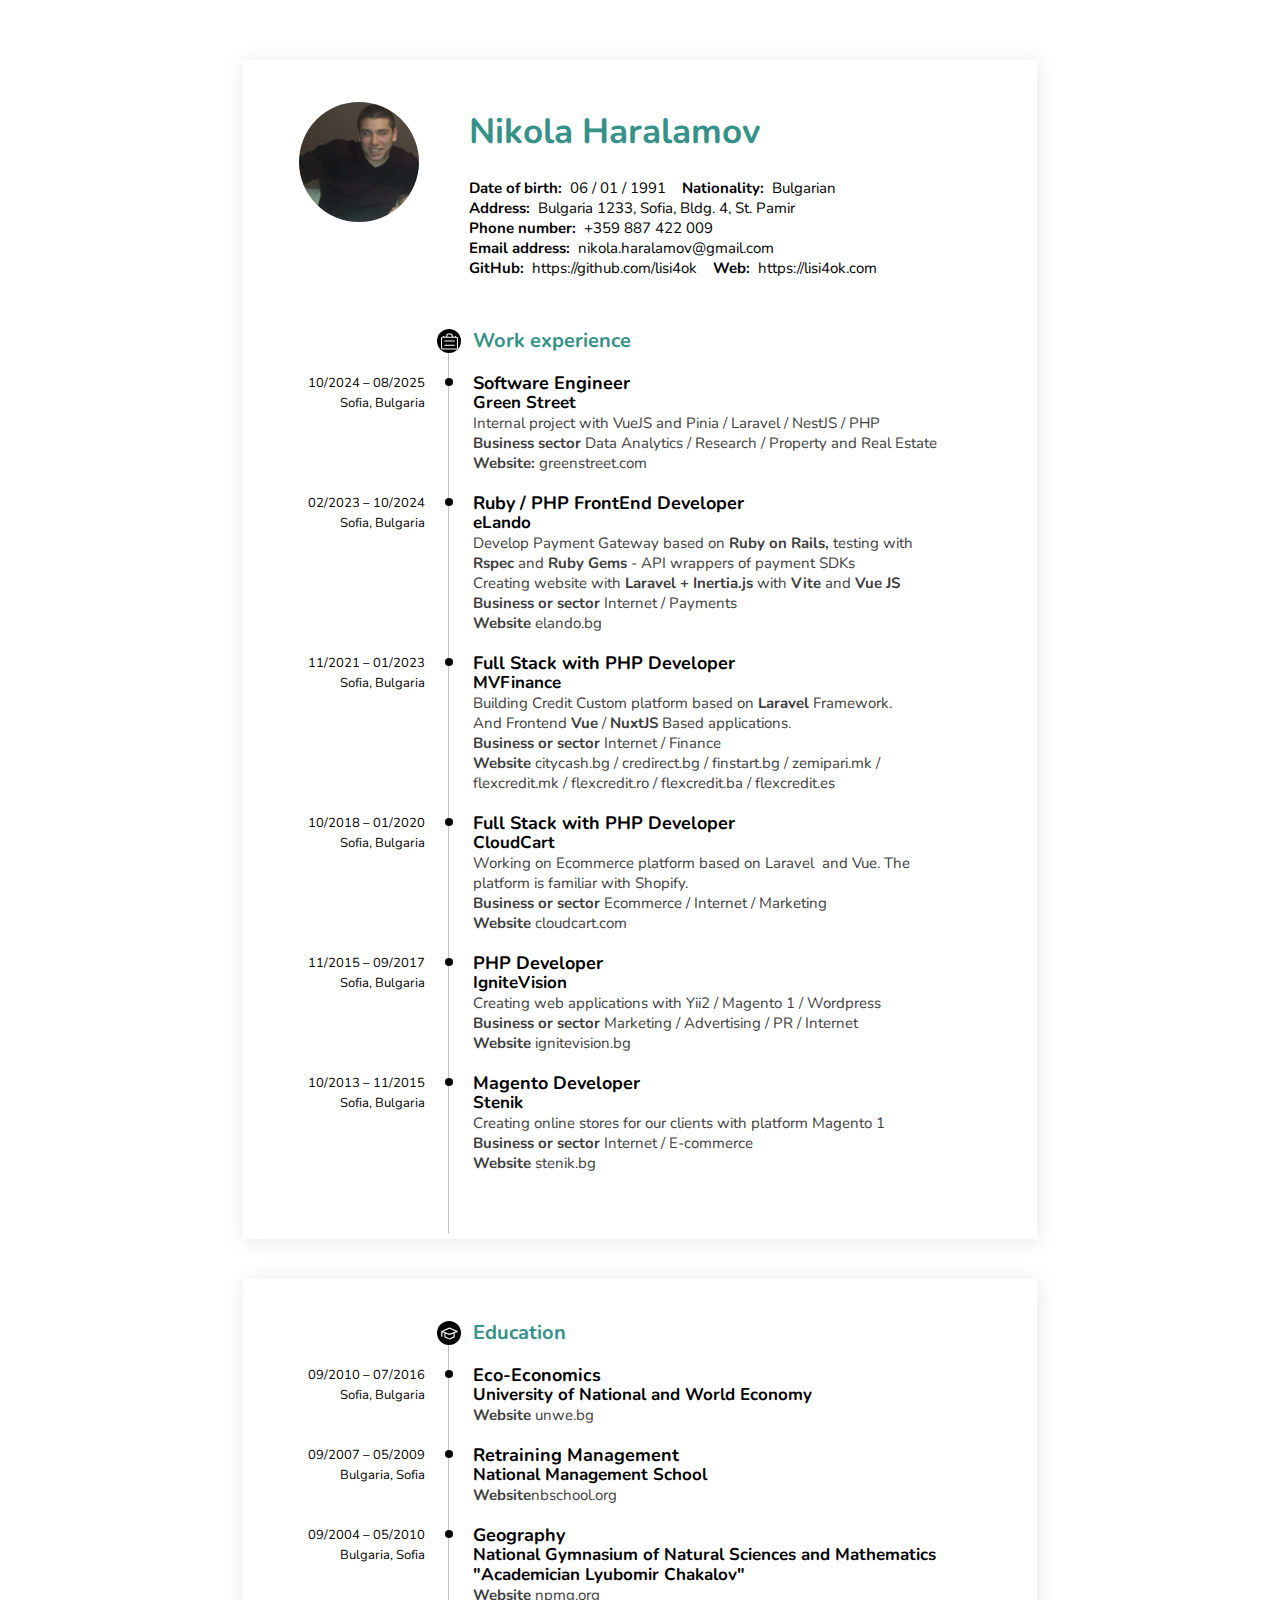
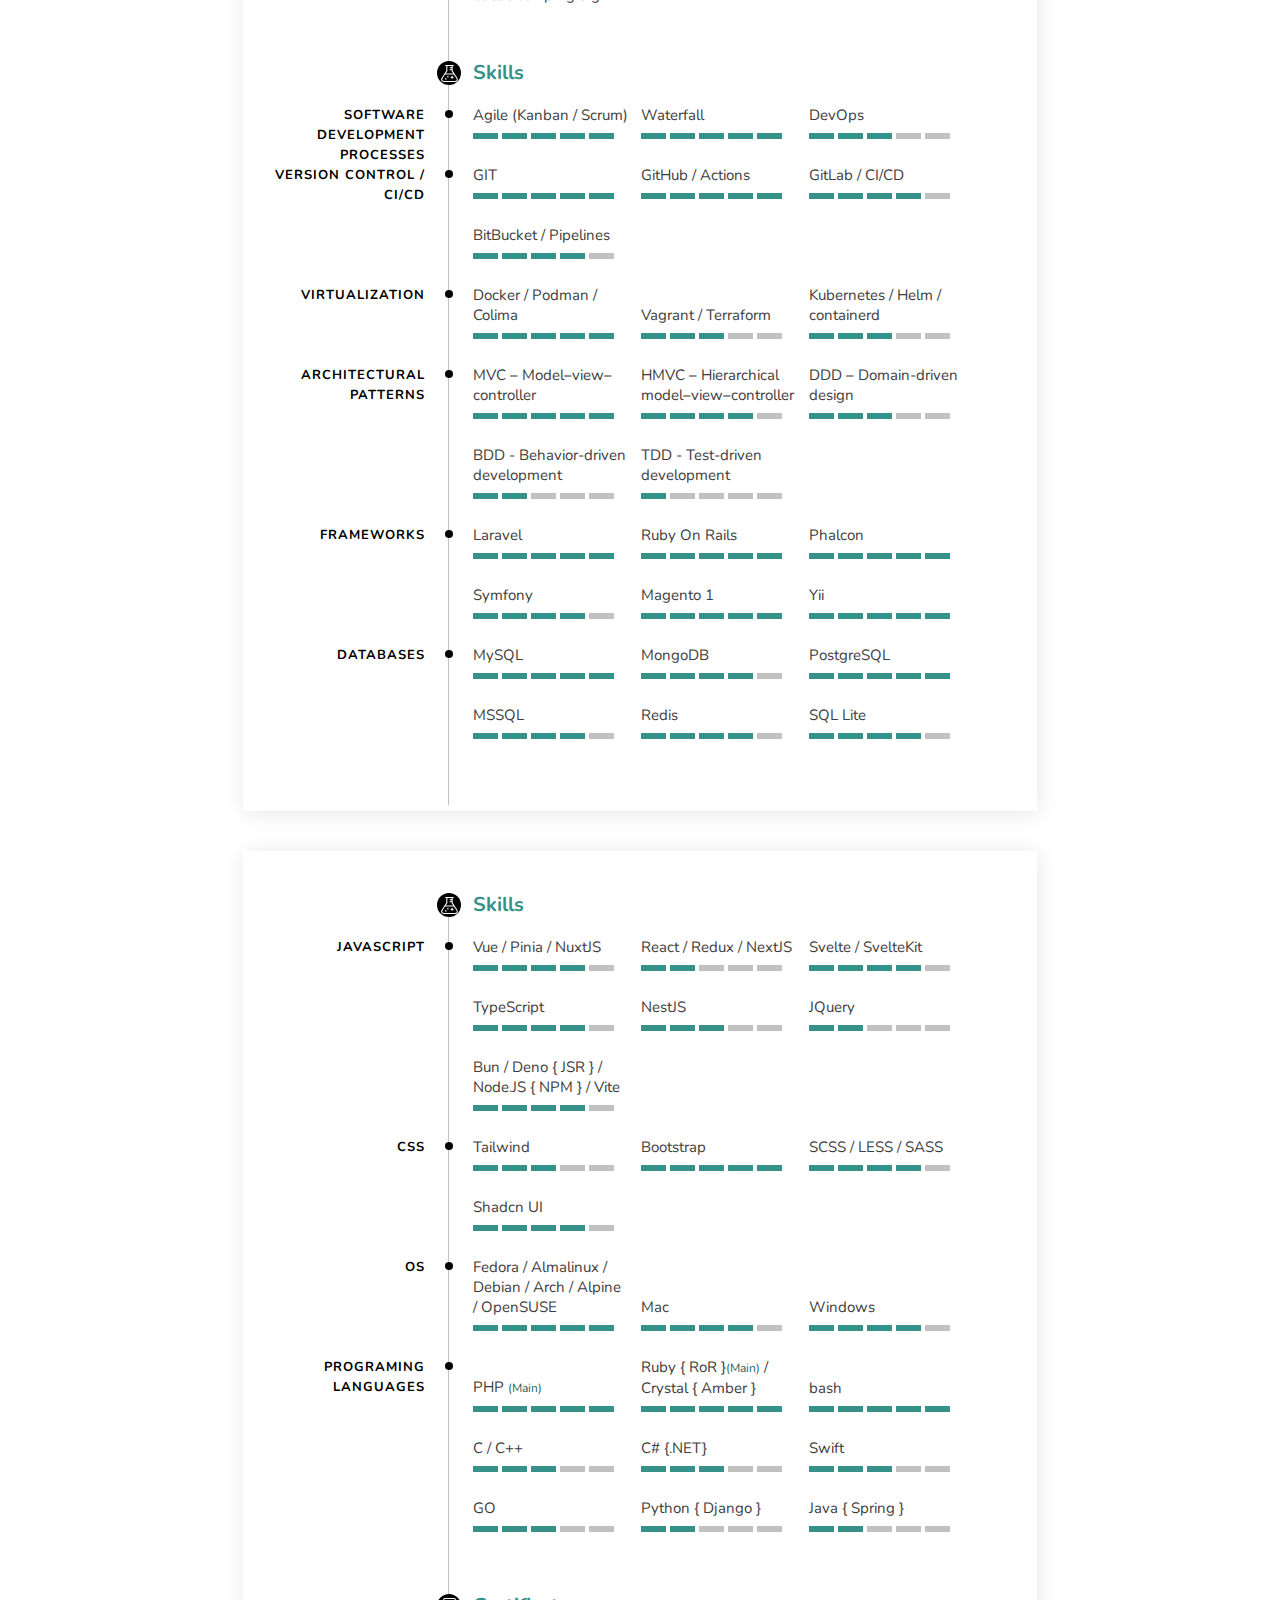
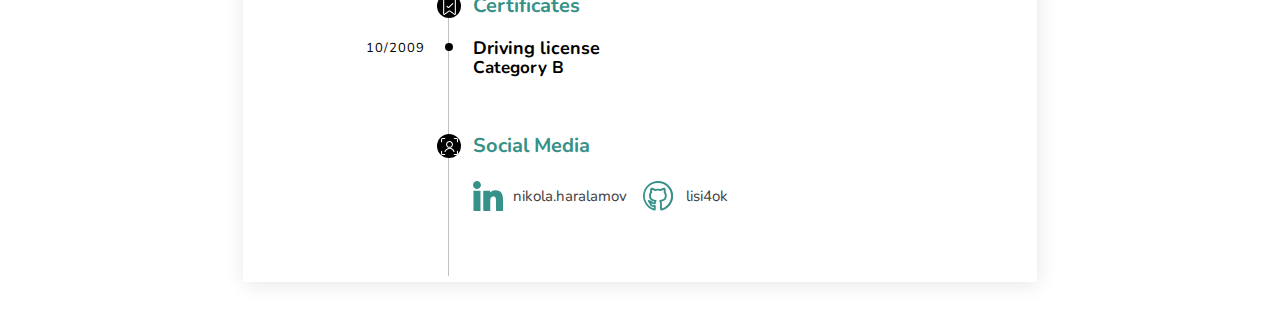
<file: index2.html>
<!doctype html>
<html lang="en">
<head>
    <meta charset="UTF-8">
    <title>Nikola Haralamov - Personal Resume</title>
    <link type="text/css" rel="stylesheet"
          data-font-name="Nunito"
          href="https://fonts.googleapis.com/css2?family=Nunito:wght@400;700&display=swap"
          data-loaded="true" />
    <link rel="stylesheet" href="./styles.min.css" />
</head>
<body>
<div class="cv-wrapper customize-preview not-pro">
    <div class="page-wrapper template lisi4ok a4 nun-nun fs-15 lh-20 grn-whi" style="width: 794px;">
        <div class="outer-page multi-page grid-100-center type-one">
            <div class="page first-page" data-part="1" data-count="3">
                <div class="top-ornament"></div>
                <div class="general-section  ">
                    <div class="general-info-section">
                                <span class="avatar">
                                    <div class="thumbnail">
                                        <img alt="avatar" src="[data-uri]
" />
                                        </div>
                                </span>
                        <div class="general-info-wrapper">
                            <h2 class="name "><span> Nikola Haralamov</span></h2>
                            <div class="general-info-block">
                                <div class="info-wrapper"><span class="key ">Date of birth: </span><span class="value">06 / 01 / 1991</span></div>
                                <div class="info-wrapper"><span class="key ">Nationality: </span><span class="value">Bulgarian</span></div>
                                <div class="info-wrapper"><span class="key ">Address: </span><span class="value">Bulgaria 1233, Sofia, Bldg. 4, St. Pamir</span></div>
                                <div class="info-wrapper"><span class="key ">Phone number: </span><a class="value" href="tel:+359887422009">+359 887 422 009</a></div>
                                <div class="info-wrapper"><span class="key ">Email address: </span><a class="value" href="mailto:nikola.haralamov@gmail.com" target="_blank">nikola.haralamov<wbr>@gmail.com</a></div>
                                <div class="info-wrapper"><span class="key ">GitHub: </span><a class="value" href="https://github.com/lisi4ok" target="_blank">https://github.com/lisi4ok</a></div>
                                <div class="info-wrapper"><span class="key ">Web: </span><a class="value" href="https://lisi4ok.com" target="_blank">https://lisi4ok.com</a></div>
                            </div>
                        </div>
                    </div>
                </div>
                <div class="section-wrapper experience-section type-three  column-wrapper" style="margin-top: 35px;">
                    <h6 class="headline type-four">
                        <div class="background-wrapper">
                                    <span class="icon fixed">
                                        <svg xmlns="http://www.w3.org/2000/svg" viewBox="0 0 24 24">
                                            <path d="M2.25 23.25A2.252 2.252 0 010 21V7.5a2.252 2.252 0 012.25-2.25H3V4.5a.75.75 0 011.5 0v.75h2.459l.987-2.962A2.247 2.247 0 0110.08.75h3.838c.97 0 1.827.618 2.135 1.538l.987 2.962h2.46V4.5a.75.75 0 011.5 0v.75h.75A2.252 2.252 0 0124 7.5V21a2.252 2.252 0 01-2.25 2.25H2.25zm0-16.5a.75.75 0 00-.75.75V21c0 .414.336.75.75.75h19.5a.75.75 0 00.75-.75V7.5a.75.75 0 00-.75-.75H2.25zm13.209-1.5l-.829-2.488a.749.749 0 00-.711-.512h-3.838a.748.748 0 00-.711.513L8.541 5.25h6.918z"></path>
                                            <path d="M5.25 12a.75.75 0 010-1.5h13.5a.75.75 0 010 1.5H5.25zm0 6a.75.75 0 010-1.5h13.5a.75.75 0 010 1.5H5.25z"></path>
                                        </svg>
                                    </span>
                            <div class="note-detail-item">&nbsp</div>
                            <span class="text">Work experience</span>
                        </div>
                    </h6>
                    <div class="experience-item">
                        <div class="column left-column-render">
                            <div class="left-column-wrapper">
                                <div class="date"><span>10/2024 – 08/2025</span><span><span>Sofia</span><span>,&nbsp;</span><span>Bulgaria</span></span></div>
                            </div>
                        </div>
                        <div class="column right-column-render">
                            <div class="experience-info">
                                <div class="position">Software Engineer</div>
                                <div class="company-name">Green Street</div>
                            </div>
                            <div class="experience-description">
                                <div class="description"><span>Internal project with </span></span><span>VueJS and Pinia </span><span>/ </span><span>Laravel </span><span>/ </span><span>NestJS </span>/ <span>PHP</span></div>
                                <div class="description"><span><strong>Business </strong></span><span><strong>sector</strong> </span><span>Data Analytics </span><span>/ </span><span>Research</span> / <span>Property and Real Estate</span></div>
                                <div class="description"><span><strong>Website: </strong></span><span><a href="https://greenstreet.com" class="linkified" target="_blank">greenstreet.com</a>&nbsp;</span></div>
                            </div>
                        </div>
                    </div>
                    <div class="experience-item">
                        <div class="column left-column-render">
                            <div class="left-column-wrapper">
                                <div class="date"><span>02/2023 – 10/2024</span><span><span>Sofia</span><span>,&nbsp;</span><span>Bulgaria</span></span></div>
                            </div>
                        </div>
                        <div class="column right-column-render">
                            <div class="experience-info">
                                <div class="position">Ruby / PHP FrontEnd Developer</div>
                                <div class="company-name">eLando</div>
                            </div>
                            <div class="experience-description">
                                <div class="description"><span>Develop </span><span>Payment </span><span>Gateway </span><span>based </span><span>on </span><span><strong>Ruby on Rails, </strong></span><span>testing with</span> <span><strong>Rspec</strong></span><span> and </span><span><strong>Ruby Gems </strong></span><span>- API wrappers</span><span> of payment SDKs</span></div>
                                <div class="description"><span>Creating </span><span>website with </span><span><strong>Laravel + Inertia.js</strong></span><span> with <strong>Vite</strong> </span><span>and </span><span><strong>Vue JS</strong></span></div>
                                <div class="description"><span><strong>Business </strong></span><span><strong>or </strong></span><span><strong>sector</strong> </span><span>Internet </span><span>/ </span><span>Payments</span></div>
                                <div class="description"><span><strong>Website </strong></span><span><a href="https://elando.com/" class="linkified" target="_blank">elando.bg</a></span></div>
                            </div>
                        </div>
                    </div>
                    <div class="experience-item">
                        <div class="column left-column-render">
                            <div class="left-column-wrapper">
                                <div class="date"><span>11/2021 – 01/2023</span><span><span>Sofia</span><span>,&nbsp;</span><span>Bulgaria</span></span></div>
                            </div>
                        </div>
                        <div class="column right-column-render">
                            <div class="experience-info">
                                <div class="position">Full Stack with PHP Developer</div>
                                <div class="company-name">MVFinance</div>
                            </div>
                            <div class="experience-description">
                                    <div class="description"><span>Building </span><span>Credit </span><span>Custom </span><span>platform </span><span>based </span><span>on </span><span><strong>Laravel </strong></span><span>Framework.</span></div>
                                    <div class="description"><span>And </span><span>Frontend </span><span><strong>Vue </strong></span><span>/<strong> </strong></span><span><strong>NuxtJS </strong></span><span>Based </span><span>applications.</span></div>
                                    <div class="description"><span><strong>Business </strong></span><span><strong>or </strong></span><span><strong>sector</strong> </span><span>Internet </span><span>/ </span><span>Finance</span></div>
                                    <div class="description"><span><strong>Website </strong></span><span><a href="https://citycash.bg" class="linkified" target="_blank">citycash.bg</a> </span><span>/ </span><span><a href="https://credirect.bg" class="linkified" target="_blank">credirect.bg</a> </span><span>/ </span><span><a href="https://finstart.bg" class="linkified" target="_blank">finstart.bg</a> </span><span>/ </span><span><a href="https://zemipari.mk" class="linkified" target="_blank">zemipari.mk</a> </span><span>/ </span><span><a href="https://flexcredit.mk" class="linkified" target="_blank">flexcredit.mk</a> </span><span>/ </span><span><a href="https://flexcredit.ro" class="linkified" target="_blank">flexcredit.ro</a> </span><span>/ </span><span><a href="https://flexcredit.ba" class="linkified" target="_blank">flexcredit.ba</a> </span><span>/ </span><span><a href="https://flexcredit.es" class="linkified" target="_blank">flexcredit.es</a></span></div>
                            </div>
                        </div>
                    </div>
                    <div class="experience-item">
                        <div class="column left-column-render">
                            <div class="left-column-wrapper">
                                <div class="date"><span>10/2018 – 01/2020</span><span><span>Sofia</span><span>,&nbsp;</span><span>Bulgaria</span></span></div>
                            </div>
                        </div>
                        <div class="column right-column-render">
                            <div class="experience-info">
                                <div class="position">Full Stack with PHP Developer</div>
                                <div class="company-name">CloudCart </div>
                            </div>
                            <div class="experience-description">
                                <div class="description"><span>Working </span><span>on </span><span>Ecommerce </span><span>platform </span><span>based </span><span>on </span><span>Laravel </span> and <span>Vue</span><span>. </span><span>The </span><span>platform </span><span>is </span><span>familiar </span><span>with </span><span>Shopify.</span></div>
                                    <div class="description"><span><strong>Business </strong></span><span><strong>or </strong></span><span><strong>sector</strong> </span><span>Ecommerce </span><span>/ </span><span>Internet </span><span>/ </span><span>Marketing</span></div>
                                    <div class="description"><span><strong>Website </strong></span><span><a href="https://cloudcart.com" class="linkified" target="_blank">cloudcart.com</a></span></div>
                            </div>
                        </div>
                    </div>
                    <div class="experience-item">
                        <div class="column left-column-render">
                            <div class="left-column-wrapper">
                                <div class="date"><span>11/2015 – 09/2017</span><span><span>Sofia</span><span>,&nbsp;</span><span>Bulgaria</span></span></div>
                            </div>
                        </div>
                        <div class="column right-column-render">
                            <div class="experience-info">
                                <div class="position">PHP Developer</div>
                                <div class="company-name">IgniteVision</div>
                            </div>
                            <div class="experience-description">
                                <div class="description"><span>Creating </span><span>web </span><span>applications </span><span>with </span><span>Yii2 </span><span>/ </span><span>Magento </span><span>1 </span><span>/ </span><span>Wordpress</span></div>
                                    <div class="description"><span><strong>Business </strong></span><span><strong>or </strong></span><span><strong>sector</strong> </span><span>Marketing </span><span>/ </span><span>Advertising </span><span>/ </span><span>PR </span><span>/ </span><span>Internet</span></div>
                                    <div class="description"><span><strong>Website </strong></span><span><a href="https://ignitevision.bg" class="linkified" target="_blank">ignitevision.bg</a>&nbsp;</span></div>
                            </div>
                        </div>
                    </div>
                    <div class="experience-item">
                        <div class="column left-column-render">
                            <div class="left-column-wrapper">
                                <div class="date"><span>10/2013 – 11/2015</span><span><span>Sofia</span><span>,&nbsp;</span><span>Bulgaria</span></span></div>
                            </div>
                        </div>
                        <div class="column right-column-render">
                            <div class="experience-info">
                                <div class="position">Magento Developer</div>
                                <div class="company-name">Stenik</div>
                            </div>
                            <div class="experience-description">
                                <div class="description"><span>Creating </span><span>online </span><span>stores </span><span>for </span><span>our </span><span>clients </span><span>with </span><span>platform </span><span>Magento </span><span>1</span></div>
                                    <div class="description"><span><strong>Business </strong></span><span><strong>or </strong></span><span><strong>sector</strong> </span><span>Internet </span><span>/ </span><span>E-commerce</span></div>
                                    <div class="description"><span><strong>Website </strong></span><span><a href="https://stenik.bg" class="linkified" target="_blank">stenik.bg</a></span></div>
                            </div>
                        </div>
                    </div>
                </div>
                <div class="bottom-ornament"></div>
            </div>
        </div>
        <div class="outer-page multi-page grid-100-center type-one">
            <div class="page " data-part="2" data-count="3">
                <div class="top-ornament"></div>
                <div class="section-wrapper experience-section type-three  column-wrapper">
                    <h6 class="headline type-four">
                        <div class="background-wrapper">
                                    <span class="icon fixed">
                                        <svg xmlns="http://www.w3.org/2000/svg" viewBox="0 0 24 24">
                                            <path d="M23.2 8.3L12.3 3.6c-.2-.1-.4-.1-.6 0L.8 8.3c-.1 0-.2.1-.2.2l-.1.1c0 .1-.1.1-.1.2v7.1c0 .4.4.8.8.8s.8-.4.8-.8v-5.6l2.8 1.1V17c0 .3.2.6.5.7l6.5 2.8c.1 0 .2.1.3.1s.2 0 .3-.1l6.5-2.8c.3-.1.5-.4.5-.7v-5.7l3.9-1.5c.3-.1.5-.4.5-.7s-.3-.7-.6-.8zm-5.5 8.1L12 18.9l-5.7-2.5v-4.5l5.4 2.1c.1 0 .2.1.3.1s.2 0 .3-.1l5.4-2.1v4.5zm-5.7-4L3.2 9 12 5.2 20.8 9 12 12.4z"></path>
                                        </svg>
                                    </span>
                            <span class="text">Education</span>
                        </div>
                    </h6>
                    <div class="experience-item">
                        <div class="column left-column-render">
                            <div class="left-column-wrapper">
                                <div class="date"><span>09/2010 – 07/2016</span><span><span>Sofia</span><span>,&nbsp;</span><span>Bulgaria</span></span></div>
                            </div>
                        </div>
                        <div class="column right-column-render">
                            <div class="experience-info">
                                <div class="position">Eco-Economics</div>
                                <div class="company-name">University of National and World Economy</div>
                            </div>
                            <div class="experience-description">
                                <div class="description"><span><strong>Website </strong></span><span><a href="http://unwe.bg" class="linkified" target="_blank">unwe.bg</a>&nbsp;</span></div>
                            </div>
                        </div>
                    </div>
                    <div class="experience-item">
                        <div class="column left-column-render">
                            <div class="left-column-wrapper">
                                <div class="date   "><span>09/2007 – 05/2009</span><span><span>Bulgaria</span><span>,&nbsp;</span><span>Sofia</span></span></div>
                            </div>
                        </div>
                        <div class="column right-column-render">
                            <div class="experience-info">
                                <div class="position">Retraining Management</div>
                                <div class="company-name">National Management School</div>
                            </div>
                            <div class="experience-description">
                                <div class="descriptio"><span><strong>Website </strong></span><span><a href="http://nbschool.org" class="linkified" target="_blank">nbschool.org</a></span></div>
                            </div>
                        </div>
                    </div>
                    <div class="experience-item">
                        <div class="column left-column-render">
                            <div class="left-column-wrapper">
                                <div class="date"><span>09/2004 – 05/2010</span><span><span>Bulgaria</span><span>,&nbsp;</span><span>Sofia</span></span></div>
                            </div>
                        </div>
                        <div class="column right-column-render">
                            <div class="experience-info">
                                <div class="position">Geography</div>
                                <div class="company-name">National Gymnasium of Natural Sciences and Mathematics "Academician Lyubomir Chakalov"</div>
                            </div>
                            <div class="experience-description">
                                <div class="description"><span><strong>Website </strong></span><span><a href="http://npmg.org" class="linkified" target="_blank">npmg.org</a></span></div>
                            </div>
                        </div>
                    </div>
                </div>
                <div class="section-wrapper skill-section type-one  column-wrapper">
                    <h6 class="headline type-four">
                        <div class="background-wrapper">
                                    <span class="icon fixed">
                                        <svg xmlns="http://www.w3.org/2000/svg" viewBox="0 0 24 24">
                                            <path d="M4.002 24a3.736 3.736 0 01-2.039-.606 3.755 3.755 0 01-1.101-5.188L7.478 8.028V1.5h-.75a.75.75 0 010-1.5h10.5a.75.75 0 010 1.5h-.75v6.528l6.616 10.179c.396.61.606 1.316.606 2.043a3.73 3.73 0 01-1.098 2.652A3.728 3.728 0 0119.95 24H4.002zM2.12 19.024a2.253 2.253 0 001.883 3.477H19.95c.601 0 1.166-.234 1.591-.659a2.244 2.244 0 00.295-2.817l-3.59-5.524H5.71l-3.59 5.523zM17.271 12l-2.172-3.341a.75.75 0 01-.121-.409V7.5h-2.25a.75.75 0 010-1.5h2.25V4.5h-2.25a.75.75 0 010-1.5h2.25V1.5h-6v6.75a.75.75 0 01-.121.409L6.685 12h10.586z"></path>
                                            <path d="M15.728 19.5a.75.75 0 01-.75-.75V18h-.75a.75.75 0 010-1.5h.75v-.75a.75.75 0 011.5 0v.75h.75a.75.75 0 010 1.5h-.75v.75a.75.75 0 01-.75.75zm-9.001 1.125a.748.748 0 01-.133-.012 1.126 1.126 0 01-.98-.982.717.717 0 01-.001-.262c.06-.513.47-.922.983-.983a.796.796 0 01.258 0c.514.059.924.469.985.983a.717.717 0 010 .262c-.06.512-.468.921-.98.982a.704.704 0 01-.132.012zm3-3a.748.748 0 01-.133-.012 1.126 1.126 0 01-.98-.982.717.717 0 01-.001-.262c.06-.513.47-.922.983-.983a.796.796 0 01.26 0c.568.066.995.542.995 1.114a.817.817 0 01-.013.139 1.128 1.128 0 01-.979.974.704.704 0 01-.132.012z"></path>
                                        </svg>
                                    </span>
                            <span class="text">Skills</span>
                        </div>
                    </h6>
                    <div class="skill-category column-wrapper">
                        <div class="skill-wrapper">
                            <div class="skill-category-name ">Software Development processes</div>
                            <div class="skills">
                                <div class="skill ">
                                    <div class="skill-name">Agile (Kanban / Scrum)</div>
                                    <div class="skill-description-wrapper ">
                                        <div class="skill-description">
                                            <div><i class="active"></i><i class="active"></i><i class="active"></i><i class="active"></i><i class="active"></i></div>
                                        </div>
                                    </div>
                                </div>
                                <div class="skill ">
                                    <div class="skill-name">Waterfall</div>
                                    <div class="skill-description-wrapper ">
                                        <div class="skill-description">
                                            <div><i class="active"></i><i class="active"></i><i class="active"></i><i class="active"></i><i class="active"></i></div>
                                        </div>
                                    </div>
                                </div>
                                <div class="skill ">
                                    <div class="skill-name">DevOps</div>
                                    <div class="skill-description-wrapper ">
                                        <div class="skill-description">
                                            <div><i class="active"></i><i class="active"></i><i class="active"></i><i class=""></i><i class=""></i></div>
                                        </div>
                                    </div>
                                </div>
                            </div>
                        </div>
                    </div>
                    <div class="skill-category column-wrapper">
                        <div class="skill-wrapper">
                            <div class="skill-category-name ">Version Control / CI/CD</div>
                            <div class="skills">
                                <div class="skill ">
                                    <div class="skill-name">GIT</div>
                                    <div class="skill-description-wrapper ">
                                        <div class="skill-description">
                                            <div><i class="active"></i><i class="active"></i><i class="active"></i><i class="active"></i><i class="active"></i></div>
                                        </div>
                                    </div>
                                </div>
                                <div class="skill ">
                                    <div class="skill-name">GitHub / Actions</div>
                                    <div class="skill-description-wrapper ">
                                        <div class="skill-description">
                                            <div><i class="active"></i><i class="active"></i><i class="active"></i><i class="active"></i><i class="active"></i></div>
                                        </div>
                                    </div>
                                </div>
                                <div class="skill ">
                                    <div class="skill-name">GitLab / CI/CD</div>
                                    <div class="skill-description-wrapper ">
                                        <div class="skill-description">
                                            <div><i class="active"></i><i class="active"></i><i class="active"></i><i class="active"></i><i class=""></i></div>
                                        </div>
                                    </div>
                                </div>
                                <div class="skill ">
                                    <div class="skill-name"> BitBucket / Pipelines</div>
                                    <div class="skill-description-wrapper ">
                                        <div class="skill-description">
                                            <div><i class="active"></i><i class="active"></i><i class="active"></i><i class="active"></i><i class=""></i></div>
                                        </div>
                                    </div>
                                </div>
                            </div>
                        </div>
                    </div>
                    <div class="skill-category column-wrapper">
                        <div class="skill-wrapper">
                            <div class="skill-category-name ">Virtualization</div>
                            <div class="skills">
                                <div class="skill ">
                                    <div class="skill-name">Docker / Podman / Colima</div>
                                    <div class="skill-description-wrapper ">
                                        <div class="skill-description">
                                            <div><i class="active"></i><i class="active"></i><i class="active"></i><i class="active"></i><i class="active"></i></div>
                                        </div>
                                    </div>
                                </div>
                                <div class="skill ">
                                    <div class="skill-name">Vagrant / Terraform</div>
                                    <div class="skill-description-wrapper ">
                                        <div class="skill-description">
                                            <div><i class="active"></i><i class="active"></i><i class="active"></i><i class=""></i><i class=""></i></div>
                                        </div>
                                    </div>
                                </div>
                                <div class="skill ">
                                    <div class="skill-name">Kubernetes / Helm / containerd</div>
                                    <div class="skill-description-wrapper ">
                                        <div class="skill-description">
                                            <div><i class="active"></i><i class="active"></i><i class="active"></i><i class=""></i><i class=""></i></div>
                                        </div>
                                    </div>
                                </div>
                            </div>
                        </div>
                    </div>
                    <div class="skill-category column-wrapper">
                        <div class="skill-wrapper">
                            <div class="skill-category-name ">Architectural Patterns</div>
                            <div class="skills">
                                <div class="skill ">
                                    <div class="skill-name">MVC – Model–view–controller</div>
                                    <div class="skill-description-wrapper ">
                                        <div class="skill-description">
                                            <div><i class="active"></i><i class="active"></i><i class="active"></i><i class="active"></i><i class="active"></i></div>
                                        </div>
                                    </div>
                                </div>
                                <div class="skill ">
                                    <div class="skill-name">HMVC – Hierarchical model–view–controller</div>
                                    <div class="skill-description-wrapper ">
                                        <div class="skill-description">
                                            <div><i class="active"></i><i class="active"></i><i class="active"></i><i class="active"></i><i class=""></i></div>
                                        </div>
                                    </div>
                                </div>
                                <div class="skill ">
                                    <div class="skill-name">DDD – Domain-driven design</div>
                                    <div class="skill-description-wrapper ">
                                        <div class="skill-description">
                                            <div><i class="active"></i><i class="active"></i><i class="active"></i><i class=""></i><i class=""></i></div>
                                        </div>
                                    </div>
                                </div>
                                <div class="skill ">
                                    <div class="skill-name">BDD - Behavior-driven development</div>
                                    <div class="skill-description-wrapper ">
                                        <div class="skill-description">
                                            <div><i class="active"></i><i class="active"></i><i class=""></i><i class=""></i><i class=""></i></div>
                                        </div>
                                    </div>
                                </div>
                                <div class="skill ">
                                    <div class="skill-name">TDD - Test-driven development</div>
                                    <div class="skill-description-wrapper ">
                                        <div class="skill-description">
                                            <div><i class="active"></i><i class=""></i><i class=""></i><i class=""></i><i class=""></i></div>
                                        </div>
                                    </div>
                                </div>
                            </div>
                        </div>
                    </div>
                    <div class="skill-category column-wrapper">
                        <div class="skill-wrapper">
                            <div class="skill-category-name ">Frameworks</div>
                            <div class="skills">
                                <div class="skill ">
                                    <div class="skill-name">Laravel</div>
                                    <div class="skill-description-wrapper ">
                                        <div class="skill-description">
                                            <div><i class="active"></i><i class="active"></i><i class="active"></i><i class="active"></i><i class="active"></i></div>
                                        </div>
                                    </div>
                                </div>
                                <div class="skill ">
                                    <div class="skill-name">Ruby On Rails</div>
                                    <div class="skill-description-wrapper ">
                                        <div class="skill-description">
                                            <div><i class="active"></i><i class="active"></i><i class="active"></i><i class="active"></i><i class="active"></i></div>
                                        </div>
                                    </div>
                                </div>
                                <div class="skill ">
                                    <div class="skill-name">Phalcon</div>
                                    <div class="skill-description-wrapper ">
                                        <div class="skill-description">
                                            <div><i class="active"></i><i class="active"></i><i class="active"></i><i class="active"></i><i class="active"></i></div>
                                        </div>
                                    </div>
                                </div>
                                <div class="skill ">
                                    <div class="skill-name">Symfony</div>
                                    <div class="skill-description-wrapper ">
                                        <div class="skill-description">
                                            <div><i class="active"></i><i class="active"></i><i class="active"></i><i class="active"></i><i class=""></i></div>
                                        </div>
                                    </div>
                                </div>
                                <div class="skill ">
                                    <div class="skill-name">Magento 1</div>
                                    <div class="skill-description-wrapper ">
                                        <div class="skill-description">
                                            <div><i class="active"></i><i class="active"></i><i class="active"></i><i class="active"></i><i class="active"></i></div>
                                        </div>
                                    </div>
                                </div>
                                <div class="skill ">
                                    <div class="skill-name">Yii</div>
                                    <div class="skill-description-wrapper ">
                                        <div class="skill-description">
                                            <div><i class="active"></i><i class="active"></i><i class="active"></i><i class="active"></i><i class="active"></i></div>
                                        </div>
                                    </div>
                                </div>
                            </div>
                        </div>
                    </div>
                    <div class="skill-category column-wrapper">
                        <div class="skill-wrapper">
                            <div class="skill-category-name ">Databases</div>
                            <div class="skills">
                                <div class="skill ">
                                    <div class="skill-name">MySQL</div>
                                    <div class="skill-description-wrapper ">
                                        <div class="skill-description">
                                            <div><i class="active"></i><i class="active"></i><i class="active"></i><i class="active"></i><i class="active"></i></div>
                                        </div>
                                    </div>
                                </div>
                                <div class="skill ">
                                    <div class="skill-name">MongoDB</div>
                                    <div class="skill-description-wrapper ">
                                        <div class="skill-description">
                                            <div><i class="active"></i><i class="active"></i><i class="active"></i><i class="active"></i><i class=""></i></div>
                                        </div>
                                    </div>
                                </div>
                                <div class="skill ">
                                    <div class="skill-name">PostgreSQL</div>
                                    <div class="skill-description-wrapper ">
                                        <div class="skill-description">
                                            <div><i class="active"></i><i class="active"></i><i class="active"></i><i class="active"></i><i class="active"></i></div>
                                        </div>
                                    </div>
                                </div>
                                <div class="skill ">
                                    <div class="skill-name">MSSQL</div>
                                    <div class="skill-description-wrapper ">
                                        <div class="skill-description">
                                            <div><i class="active"></i><i class="active"></i><i class="active"></i><i class="active"></i><i class=""></i></div>
                                        </div>
                                    </div>
                                </div>
                                <div class="skill ">
                                    <div class="skill-name">Redis</div>
                                    <div class="skill-description-wrapper ">
                                        <div class="skill-description">
                                            <div><i class="active"></i><i class="active"></i><i class="active"></i><i class="active"></i><i class=""></i></div>
                                        </div>
                                    </div>
                                </div>
                                <div class="skill ">
                                    <div class="skill-name">SQL Lite</div>
                                    <div class="skill-description-wrapper ">
                                        <div class="skill-description">
                                            <div><i class="active"></i><i class="active"></i><i class="active"></i><i class="active"></i><i class=""></i></div>
                                        </div>
                                    </div>
                                </div>
                            </div>
                        </div>
                    </div>
                </div>
                <div class="bottom-ornament"></div>
            </div>
        </div>
        <div class="outer-page multi-page grid-100-center type-one">
            <div class="page " data-part="3" data-count="3">
                <div class="top-ornament"></div>
                <div class="section-wrapper skill-section type-one  column-wrapper">
                    <h6 class="headline type-four">
                        <div class="background-wrapper">
                                    <span class="icon fixed">
                                        <svg xmlns="http://www.w3.org/2000/svg" viewBox="0 0 24 24">
                                            <path d="M4.002 24a3.736 3.736 0 01-2.039-.606 3.755 3.755 0 01-1.101-5.188L7.478 8.028V1.5h-.75a.75.75 0 010-1.5h10.5a.75.75 0 010 1.5h-.75v6.528l6.616 10.179c.396.61.606 1.316.606 2.043a3.73 3.73 0 01-1.098 2.652A3.728 3.728 0 0119.95 24H4.002zM2.12 19.024a2.253 2.253 0 001.883 3.477H19.95c.601 0 1.166-.234 1.591-.659a2.244 2.244 0 00.295-2.817l-3.59-5.524H5.71l-3.59 5.523zM17.271 12l-2.172-3.341a.75.75 0 01-.121-.409V7.5h-2.25a.75.75 0 010-1.5h2.25V4.5h-2.25a.75.75 0 010-1.5h2.25V1.5h-6v6.75a.75.75 0 01-.121.409L6.685 12h10.586z"></path>
                                            <path d="M15.728 19.5a.75.75 0 01-.75-.75V18h-.75a.75.75 0 010-1.5h.75v-.75a.75.75 0 011.5 0v.75h.75a.75.75 0 010 1.5h-.75v.75a.75.75 0 01-.75.75zm-9.001 1.125a.748.748 0 01-.133-.012 1.126 1.126 0 01-.98-.982.717.717 0 01-.001-.262c.06-.513.47-.922.983-.983a.796.796 0 01.258 0c.514.059.924.469.985.983a.717.717 0 010 .262c-.06.512-.468.921-.98.982a.704.704 0 01-.132.012zm3-3a.748.748 0 01-.133-.012 1.126 1.126 0 01-.98-.982.717.717 0 01-.001-.262c.06-.513.47-.922.983-.983a.796.796 0 01.26 0c.568.066.995.542.995 1.114a.817.817 0 01-.013.139 1.128 1.128 0 01-.979.974.704.704 0 01-.132.012z"></path>
                                        </svg>
                                    </span>
                            <span class="text">Skills</span>
                        </div>
                    </h6>
                    <div class="skill-category column-wrapper">
                        <div class="skill-wrapper">
                            <div class="skill-category-name ">JavaScript</div>
                            <div class="skills">
                                <div class="skill ">
                                    <div class="skill-name">Vue / Pinia / NuxtJS</div>
                                    <div class="skill-description-wrapper ">
                                        <div class="skill-description">
                                            <div><i class="active"></i><i class="active"></i><i class="active"></i><i class="active"></i><i class=""></i></div>
                                        </div>
                                    </div>
                                </div>
                                <div class="skill ">
                                    <div class="skill-name">React / Redux / NextJS</div>
                                    <div class="skill-description-wrapper ">
                                        <div class="skill-description">
                                            <div><i class="active"></i><i class="active"></i><i class=""></i><i class=""></i><i class=""></i></div>
                                        </div>
                                    </div>
                                </div>
                                <div class="skill ">
                                    <div class="skill-name">Svelte / SvelteKit</div>
                                    <div class="skill-description-wrapper ">
                                        <div class="skill-description">
                                            <div><i class="active"></i><i class="active"></i><i class="active"></i><i class="active"></i><i class=""></i></div>
                                        </div>
                                    </div>
                                </div>
                                <div class="skill ">
                                    <div class="skill-name">TypeScript </div>
                                    <div class="skill-description-wrapper ">
                                        <div class="skill-description">
                                            <div><i class="active"></i><i class="active"></i><i class="active"></i><i class="active"></i><i class=""></i></div>
                                        </div>
                                    </div>
                                </div>
                                <div class="skill ">
                                    <div class="skill-name">NestJS</div>
                                    <div class="skill-description-wrapper ">
                                        <div class="skill-description">
                                            <div><i class="active"></i><i class="active"></i><i class="active"></i><i class=""></i><i class=""></i></div>
                                        </div>
                                    </div>
                                </div>
                                <div class="skill ">
                                    <div class="skill-name">JQuery</div>
                                    <div class="skill-description-wrapper ">
                                        <div class="skill-description">
                                            <div><i class="active"></i><i class="active"></i><i class=""></i><i class=""></i><i class=""></i></div>
                                        </div>
                                    </div>
                                </div>
                                <div class="skill ">
                                    <div class="skill-name">Bun / Deno { JSR } / Node.JS { NPM } / Vite </div>
                                    <div class="skill-description-wrapper ">
                                        <div class="skill-description">
                                            <div><i class="active"></i><i class="active"></i><i class="active"></i><i class="active"></i><i class=""></i></div>
                                        </div>
                                    </div>
                                </div>
                            </div>
                        </div>
                    </div>
                    <div class="skill-category column-wrapper">
                        <div class="skill-wrapper">
                            <div class="skill-category-name ">CSS</div>
                            <div class="skills">
                                <div class="skill ">
                                    <div class="skill-name">Tailwind</div>
                                    <div class="skill-description-wrapper ">
                                        <div class="skill-description">
                                            <div><i class="active"></i><i class="active"></i><i class="active"></i><i class=""></i><i class=""></i></div>
                                        </div>
                                    </div>
                                </div>
                                <div class="skill ">
                                    <div class="skill-name">Bootstrap</div>
                                    <div class="skill-description-wrapper ">
                                        <div class="skill-description">
                                            <div><i class="active"></i><i class="active"></i><i class="active"></i><i class="active"></i><i class="active"></i></div>
                                        </div>
                                    </div>
                                </div>
                                <div class="skill ">
                                    <div class="skill-name">SCSS / LESS / SASS</div>
                                    <div class="skill-description-wrapper ">
                                        <div class="skill-description">
                                            <div><i class="active"></i><i class="active"></i><i class="active"></i><i class="active"></i><i class=""></i></div>
                                        </div>
                                    </div>
                                </div>
                                <div class="skill ">
                                    <div class="skill-name">Shadcn UI</div>
                                    <div class="skill-description-wrapper ">
                                        <div class="skill-description">
                                            <div><i class="active"></i><i class="active"></i><i class="active"></i><i class="active"></i><i class=""></i></div>
                                        </div>
                                    </div>
                                </div>
                            </div>
                        </div>
                    </div>
                    <div class="skill-category column-wrapper">
                        <div class="skill-wrapper">
                            <div class="skill-category-name ">OS</div>
                            <div class="skills">
                                <div class="skill ">
                                    <div class="skill-name">Fedora / Almalinux / Debian / Arch / Alpine / OpenSUSE</div>
                                    <div class="skill-description-wrapper ">
                                        <div class="skill-description">
                                            <div><i class="active"></i><i class="active"></i><i class="active"></i><i class="active"></i><i class="active"></i></div>
                                        </div>
                                    </div>
                                </div>
                                <div class="skill ">
                                    <div class="skill-name">Mac</div>
                                    <div class="skill-description-wrapper ">
                                        <div class="skill-description">
                                            <div><i class="active"></i><i class="active"></i><i class="active"></i><i class="active"></i><i class=""></i></div>
                                        </div>
                                    </div>
                                </div>
                                <div class="skill ">
                                    <div class="skill-name">Windows</div>
                                    <div class="skill-description-wrapper ">
                                        <div class="skill-description">
                                            <div><i class="active"></i><i class="active"></i><i class="active"></i><i class="active"></i><i class=""></i></div>
                                        </div>
                                    </div>
                                </div>
                            </div>
                        </div>
                    </div>
                    <div class="skill-category column-wrapper">
                        <div class="skill-wrapper">
                            <div class="skill-category-name ">Programing languages</div>
                            <div class="skills">
                                <div class="skill ">
                                    <div class="skill-name">PHP <small>(Main)</small></div>
                                    <div class="skill-description-wrapper ">
                                        <div class="skill-description">
                                            <div><i class="active"></i><i class="active"></i><i class="active"></i><i class="active"></i><i class="active"></i></div>
                                        </div>
                                    </div>
                                </div>
                                <div class="skill ">
                                    <div class="skill-name">Ruby { RoR }<small>(Main)</small> / Crystal { Amber }</div>
                                    <div class="skill-description-wrapper ">
                                        <div class="skill-description">
                                            <div><i class="active"></i><i class="active"></i><i class="active"></i><i class="active"></i><i class="active"></i></div>
                                        </div>
                                    </div>
                                </div>
                                <div class="skill ">
                                    <div class="skill-name">bash</div>
                                    <div class="skill-description-wrapper ">
                                        <div class="skill-description">
                                            <div><i class="active"></i><i class="active"></i><i class="active"></i><i class="active"></i><i class="active"></i></div>
                                        </div>
                                    </div>
                                </div>
                                <div class="skill ">
                                    <div class="skill-name">C / C++</div>
                                    <div class="skill-description-wrapper ">
                                        <div class="skill-description">
                                            <div><i class="active"></i><i class="active"></i><i class="active"></i><i class=""></i><i class=""></i></div>
                                        </div>
                                    </div>
                                </div>
                                <div class="skill ">
                                    <div class="skill-name">C# {.NET}</div>
                                    <div class="skill-description-wrapper ">
                                        <div class="skill-description">
                                            <div><i class="active"></i><i class="active"></i><i class="active"></i><i class=""></i><i class=""></i></div>
                                        </div>
                                    </div>
                                </div>
                                <div class="skill ">
                                    <div class="skill-name">Swift</div>
                                    <div class="skill-description-wrapper ">
                                        <div class="skill-description">
                                            <div><i class="active"></i><i class="active"></i><i class="active"></i><i class=""></i><i class=""></i></div>
                                        </div>
                                    </div>
                                </div>
                                <div class="skill ">
                                    <div class="skill-name">GO</div>
                                    <div class="skill-description-wrapper ">
                                        <div class="skill-description">
                                            <div><i class="active"></i><i class="active"></i><i class="active"></i><i class=""></i><i class=""></i></div>
                                        </div>
                                    </div>
                                </div>
                                <div class="skill ">
                                    <div class="skill-name">Python { Django }</div>
                                    <div class="skill-description-wrapper ">
                                        <div class="skill-description">
                                            <div><i class="active"></i><i class="active"></i><i class=""></i><i class=""></i><i class=""></i></div>
                                        </div>
                                    </div>
                                </div>
                                <div class="skill ">
                                    <div class="skill-name">Java { Spring }</div>
                                    <div class="skill-description-wrapper ">
                                        <div class="skill-description">
                                            <div><i class="active"></i><i class="active"></i><i class=""></i><i class=""></i><i class=""></i></div>
                                        </div>
                                    </div>
                                </div>
                            </div>
                        </div>
                    </div>
                </div>
                <div class="section-wrapper experience-section publication-section  column-wrapper">
                    <h6 class="headline type-four">
                        <div class="background-wrapper">
                                    <span class="icon fixed">
                                        <svg xmlns="http://www.w3.org/2000/svg" viewBox="0 0 24 24">
                                            <path d="M19.498 23.998a1.494 1.494 0 01-.879-.286l-6.177-4.493a.748.748 0 00-.882 0l-6.177 4.492a1.49 1.49 0 01-.881.286c-.479 0-.934-.231-1.215-.617A1.49 1.49 0 013 22.502V2.25A2.252 2.252 0 015.25 0h13.5A2.252 2.252 0 0121 2.25V22.5a1.504 1.504 0 01-1.5 1.499h-.002zM5.25 1.5a.75.75 0 00-.75.75V22.5l6.177-4.493A2.238 2.238 0 0112 17.576c.478 0 .935.149 1.323.431l6.177 4.492V2.25a.75.75 0 00-.75-.75H5.25z"></path>
                                            <path d="M10.5 14.25c-.4 0-.776-.156-1.059-.438l-1.721-1.72a.752.752 0 01.531-1.281c.2 0 .388.078.53.219l1.72 1.719L15.97 7.28a.744.744 0 011.06 0 .744.744 0 010 1.06l-5.47 5.469a1.486 1.486 0 01-1.059.439l-.001.002z"></path>
                                        </svg>
                                    </span>
                            <span class="text">Certificates</span>
                        </div>
                    </h6>
                    <div class="experience-item">
                        <div class="column left-column-render">
                            <div class="experience-info">
                                <div class="date">10/2009</div>
                            </div>
                        </div>
                        <div class="column right-column-render">
                            <div class="experience-description">
                                <div class="publication-name">Driving license </div>
                                <div class="publisher">Category B</div>
                                <div class="url"><a href="#" target="_blank"></a></div>
                                <div>
                                    <div class="description "></div>
                                </div>
                            </div>
                        </div>
                    </div>
                </div>
                <div class="section-wrapper social-section sec-al-left column-wrapper">
                    <h6 class="headline type-four">
                        <div class="background-wrapper">
                                    <span class="icon fixed">
                                        <svg xmlns="http://www.w3.org/2000/svg" viewBox="0 0 24 24">
                                            <path d="M18.75 24a.75.75 0 010-1.5h3a.75.75 0 00.75-.75v-3a.75.75 0 011.5 0v3A2.252 2.252 0 0121.75 24h-3zm4.5-18a.75.75 0 01-.75-.75v-3a.75.75 0 00-.75-.75h-3a.75.75 0 010-1.5h3A2.252 2.252 0 0124 2.25v3a.75.75 0 01-.75.75zM.75 6A.75.75 0 010 5.25v-3A2.252 2.252 0 012.25 0h3a.75.75 0 010 1.5h-3a.75.75 0 00-.75.75v3A.75.75 0 01.75 6zm1.5 18A2.252 2.252 0 010 21.75v-3a.75.75 0 011.5 0v3c0 .414.336.75.75.75h3a.75.75 0 010 1.5h-3zM12 13.875c-2.688 0-4.875-2.187-4.875-4.875S9.312 4.125 12 4.125 16.875 6.312 16.875 9 14.688 13.875 12 13.875zm0-8.25c-1.861 0-3.375 1.514-3.375 3.375s1.514 3.375 3.375 3.375S15.375 10.861 15.375 9 13.861 5.625 12 5.625z"></path>
                                            <path d="M18.365 19.875a.752.752 0 01-.707-.5 5.961 5.961 0 00-3.072-3.415 5.95 5.95 0 00-4.587-.243 5.975 5.975 0 00-3.658 3.658.752.752 0 01-.957.457.75.75 0 01-.457-.957 7.467 7.467 0 014.572-4.572 7.443 7.443 0 015.733.303 7.448 7.448 0 013.839 4.269.745.745 0 01-.03.573.744.744 0 01-.676.427z"></path>
                                        </svg>
                                    </span>
                            <span class="text">Social Media</span>
                        </div>
                    </h6>
                    <div class="social-links-wrapper">
                        <a href="https://www.linkedin.com/in/nikola-haralamov-5129b418a/" target="_blank" class="social-link type-one-b">
                            <div class="icon">
                                <svg data-name="Outline Version" viewBox="0 0 310 310" xmlns="http://www.w3.org/2000/svg">
                                    <g id="XMLID_801_">
                                        <path id="XMLID_802_" d="M72.16,99.73H9.927c-2.762,0-5,2.239-5,5v199.928c0,2.762,2.238,5,5,5H72.16c2.762,0,5-2.238,5-5V104.73
                                            C77.16,101.969,74.922,99.73,72.16,99.73z"/>
                                        <path id="XMLID_803_" d="M41.066,0.341C18.422,0.341,0,18.743,0,41.362C0,63.991,18.422,82.4,41.066,82.4
                                            c22.626,0,41.033-18.41,41.033-41.038C82.1,18.743,63.692,0.341,41.066,0.341z"/>
                                        <path id="XMLID_804_" d="M230.454,94.761c-24.995,0-43.472,10.745-54.679,22.954V104.73c0-2.761-2.238-5-5-5h-59.599
                                            c-2.762,0-5,2.239-5,5v199.928c0,2.762,2.238,5,5,5h62.097c2.762,0,5-2.238,5-5v-98.918c0-33.333,9.054-46.319,32.29-46.319
                                            c25.306,0,27.317,20.818,27.317,48.034v97.204c0,2.762,2.238,5,5,5H305c2.762,0,5-2.238,5-5V194.995
                                            C310,145.43,300.549,94.761,230.454,94.761z"/>
                                    </g>
                                </svg>
                            </div>
                            <div class="description">nikola.haralamov</div>
                        </a>
                        <a href="https://github.com/lisi4ok" target="_blank" class="social-link type-one-b">
                            <div class="icon">
                                <svg data-name="Outline Version" xmlns="http://www.w3.org/2000/svg" viewBox="0 0 24 24">
                                    <path d="M12 0a12 12 0 00-3.41 23.5 1.25 1.25 0 001.61-1.2V20a.75.75 0 00-.91-.73A2 2 0 016.66 18l-.11-.27.18.13a2.62 2.62 0 003.06.5.75.75 0 00.44-.58 4.84 4.84 0 01.38-1.36.75.75 0 00-.41-1.31c-2.4-.27-3.85-.66-3.85-3.66a3.1 3.1 0 01.83-2.15.75.75 0 00.14-.79 2.65 2.65 0 01-.06-1.57A5.46 5.46 0 019 7.81a.76.76 0 00.62.1 8.76 8.76 0 012.28-.31 8.67 8.67 0 012.29.31.75.75 0 00.62-.1 5.63 5.63 0 011.76-.87 2.66 2.66 0 01-.05 1.57.75.75 0 00.14.79 3.09 3.09 0 01.82 2.15c0 3-1.46 3.38-3.86 3.65a.75.75 0 00-.64.52.74.74 0 00.22.79 3.61 3.61 0 01.43 1.77v4.17a1.25 1.25 0 001.25 1.25 1.19 1.19 0 00.34 0A12 12 0 0012 0zm3.16 22v-3.82a5.94 5.94 0 00-.27-1.72c1.93-.31 4.12-1.18 4.12-5a4.62 4.62 0 00-.93-2.83 4.52 4.52 0 00-.24-2.73.75.75 0 00-.47-.44c-.26-.08-1.24-.25-3.09.92a10.19 10.19 0 00-4.7 0c-1.85-1.18-2.83-1-3.09-.92A.75.75 0 006 5.9a4.51 4.51 0 00-.24 2.73 4.62 4.62 0 00-.93 2.83c0 3.83 2.21 4.69 4.14 5-.07.24-.13.47-.17.66-.42.11-.65-.06-1.2-.47a7.19 7.19 0 00-2.81-1.38.75.75 0 00-.74 1.22 5.23 5.23 0 011.17 2 3.52 3.52 0 003.48 2.4V22a10.5 10.5 0 116.46 0z"></path>
                                </svg>
                            </div>
                            <div class="description">lisi4ok</div>
                        </a>
                    </div>
                </div>
                <div class="bottom-ornament"></div>
            </div>
        </div>
    </div>
</div>
</body>
</html>
</file>
<file: styles.min.css>
.lh .lh-20 div,.lh .lh-20 h1,.lh .lh-20 h2,.lh .lh-20 h3,.lh .lh-20 h4,.lh .lh-20 h5,.lh .lh-20 h6,.lh .lh-20 li,.lh .lh-20 ol,.lh .lh-20 p,.lh .lh-20 span,.lh .lh-20 ul{line-height:20px }.lh .lh-20 .grid-50-50 .page{padding-bottom:40px;padding-top:60px }.lh .lh-20 .grid-50-50 .page .left-column-render,.lh .lh-20 .grid-50-50 .page .right-column-render{padding-top:20px }.lh .lh-20 .profile-text-wrapper{padding-top:40px }.lh .lh-20 .profile-text-wrapper.empty-profile{padding-bottom:0 }.lh .lh-20 .name.type-two{line-height:40px }.lh .lh-20 .name.type-one{line-height:60px!important }.lh .lh-20 .headline.type-two .text{line-height:40px!important }.lh .lh-20 .headline.type-four{min-height:40px!important }.lh .lh-20 .hobby .icon,.lh .lh-20 .social-link.type-one,.lh .lh-20 .social-link.type-two .icon{min-height:60px }.lh .lh-20 .keywords-section.type-one .keyword{margin-right:10px;min-height:40px!important }.lh .lh-20 .headline{padding-bottom:20px }.lh .lh-20 .headline.type-five{padding-bottom:40px }.lh .lh-20 .experience-item,.lh .lh-20 .skill-section.type-one .skill{padding-bottom:20px }.lh .lh-20 .skill-section.type-one.compact .skill,.lh .lh-20 .skill-section.type-two.compact .skill{padding-bottom:0 }.lh .lh-20 .skill-section.type-one.compact .skill-category,.lh .lh-20 .skill-section.type-two.compact .skill-category{padding-bottom:20px }.lh .lh-20 .graphs.type-two .graph .graph-item{height:100px }.lh .lh-20 .graphs.type-one .graph .graph-item{height:60px }.lh .lh-20 .graphs.type-three .graph-value-wrapper{height:40px }.lh .lh-20 .skill-section.type-one .skill-description-wrapper{min-height:20px }.lh .lh-20 .skill-section.type-two .skill-description-wrapper{min-height:40px }.lh .lh-20 .skill-section.compact .skill-description-wrapper{min-height:20px }.lh .lh-20 .section-wrapper{padding-bottom:40px }.lh .lh-20 .section-wrapper.experience-section,.lh .lh-20 .section-wrapper.skill-section{padding-bottom:20px }.lh .lh-20 .ios-section-wrapper .section-wrapper{padding:0 }.lh .lh-20 .ios-section-wrapper .section-right-col>div{padding-bottom:20px }.lh .lh-20 .grid-25-75.type-one .ios-section-wrapper:not(.no-padding) tbody,.lh .lh-20 .grid-25-75.type-two .ios-section-wrapper:not(.no-padding) tbody{display:block;padding-bottom:20px }.lh .lh-20 .grid-25-75.type-two .ios-section-wrapper .headline,.lh .lh-20 .grid-25-75.type-two .ios-section-wrapper .section-right-col>div{padding-bottom:0;padding-top:20px }.lh .lh-20 .cover-template.text-area,.lh .lh-20 .signature{padding-top:20px }.lh .lh-20 .headline.type-three .icon{top:-3px }.fs .template.fs-15 a,.fs .template.fs-15 b,.fs .template.fs-15 del,.fs .template.fs-15 div,.fs .template.fs-15 em,.fs .template.fs-15 ins,.fs .template.fs-15 li,.fs .template.fs-15 mark,.fs .template.fs-15 ol,.fs .template.fs-15 p,.fs .template.fs-15 s,.fs .template.fs-15 small,.fs .template.fs-15 strong,.fs .template.fs-15 sub,.fs .template.fs-15 sup,.fs .template.fs-15 u,.fs .template.fs-15 ul{font-size:15px!important }.template.fs-15 small {color: #27645EFF!important;font-size:80%!important }.fs .template.fs-15 .headline .background-wrapper .text{font-size:inherit }.fs .template.fs-15 .headline .background-wrapper{font-size:17px!important }.fs .template.fs-15 .headline .background-wrapper .icon svg{height:17px;width:17px }.fs .template.fs-15 .headline.type-four .text,.fs .template.fs-15 .headline.type-two .text{font-size:20px!important }.fs .template.fs-15 .position,.fs .template.fs-15 .publication-name{font-size:18px!important }.fs .template.fs-15 .company-name,.fs .template.fs-15 .publisher{font-size:17px!important }.fs .template.fs-15 .date,.fs .template.fs-15 .skill-category-name{font-size:13px!important }.fs .template.fs-15 .subtitle{font-size:14px!important }*,:after,:before{-webkit-font-feature-settings:"liga" 0;font-feature-settings:"liga" 0;box-sizing:border-box }html{font-size:10px;margin:0 }body{font-size:14px;margin:0 }.template h1,.template h2,.template h3,.template h4,.template h5,.template h6{color:#000 }.template ol,.template ul{padding:0 }.template span{display:inline-block }.description span{display:inline }.description.ql-align-left{text-align:left }.description.ql-align-center{text-align:center }.description.ql-align-right{text-align:right }.description.ql-align-justify{text-align:justify }.nun-nun .page:after,.nun-nun a,.nun-nun b,.nun-nun del,.nun-nun div,.nun-nun em,.nun-nun h1,.nun-nun h2,.nun-nun h3,.nun-nun h4,.nun-nun h5,.nun-nun h6,.nun-nun i,.nun-nun ins,.nun-nun li,.nun-nun mark,.nun-nun ol,.nun-nun p,.nun-nun s,.nun-nun small,.nun-nun span,.nun-nun strong,.nun-nun sub,.nun-nun sup,.nun-nun td,.nun-nun u,.nun-nun ul{font-family:Nunito,sans-serif }.nun-nun .signature{font-family:Caveat,cursive!important }.nun-nun .cover-section .name,.nun-nun .general-info .key,.nun-nun .general-section .key,.nun-nun .general-section .name,.nun-nun .headline,.nun-nun .page:after,.nun-nun .section-title,.nun-nun.web-bubbles .menu .menu-header .name,.nun-nun.web-modern .topbar .topbar-name{font-weight:700 }.nun-nun:not(.web-page) .experience-section .date{font-weight:400 }.nun-nun:not(.web-page) .experience-section .company-name,.nun-nun:not(.web-page) .experience-section .position,.nun-nun:not(.web-page) .experience-section .publication-name,.nun-nun:not(.web-page) .experience-section .publisher{font-weight:700 }.nun-nun.web-page .experience-section .date,.nun-nun.web-page .publication-section .date{font-weight:400 }.nun-nun .graphs.type-one .value,.nun-nun .skill-section .category-name,.nun-nun .skill-section .skill-category-name,.nun-nun .skill-section .skill-description,.nun-nun.web-page .experience-section .position,.nun-nun.web-page .experience-section .publication-name,.nun-nun.web-page .publication-section .position,.nun-nun.web-page .publication-section .publication-name{font-weight:700 }.nun-nun .graphs.type-one .pie-percentage{font-weight:400 }.nun-nun.web-glider .graph-entry .value .number,.nun-nun.web-modern .graph-entry .value .number{font-weight:700 }.nun-nun .graphs.type-two .value .number,.nun-nun.web-glider .graph-entry .value .circle-percentage,.nun-nun.web-modern .graph-entry .value .circle-percentage,.nun-nun.web-sidebar .graph-entry .value .number{font-weight:400 }.nun-nun .graphs.type-two .value .circle-percentage,.nun-nun.web-sidebar .graph-entry .value .circle-percentage{font-weight:700 }.nun-nun .graphs.type-four .graph-value .graph-score,.nun-nun .graphs.type-three .graph-value,.nun-nun .keyword .prefix{font-weight:400 }.nun-nun .rich-text .date,.nun-nun.web-page .more-btn{font-weight:700 }.page{background-color:#fff;position:relative }.page a,.page div,.page h1,.page h2,.page h3,.page h4,.page h5,.page h6,.page li,.page ol,.page p,.page span,.page ul{margin-bottom:0;margin-top:0 }.page>.column{display:inline-block;vertical-align:top }.page .bottom-ornament,.page .top-ornament{display:none }.page a{color:inherit;text-decoration:none }.page a:hover{text-decoration:underline }.page table{border-collapse:collapse;border-spacing:0 }.page td,.page th{padding:0 }.customize-preview .page-wrapper .page{box-shadow:1px 1px 1px hsla(0,0%,76%,.5);margin-bottom:40px }.page-wrapper.numbersShown .outer-page{position:relative }.page-wrapper.numbersShown .outer-page.multi-page .page:after{bottom:26px;content:attr(data-part) "/" attr(data-count);display:block;font-size:13px;height:16px;left:0;line-height:16px;position:absolute;text-align:center;width:100%;z-index:1 }.page-wrapper.isProofreadingPanel .page{position:relative }.page-wrapper:not(.isProofreadingPanel) .page{overflow:hidden }.page-wrapper:not(.isProofreadingPanel) .page .note-detail-item{display:none }.page-wrapper.a4 .page{width: 100%;}.page-wrapper.letter .page{width: 100%;}.page-wrapper .linkified,.page-wrapper .linkified:hover{color:inherit }.general-info-from,.general-info-to,.section-wrapper,.profile-text-wrapper,.rich-text,.rich-text-section{position:relative }.section-wrapper>:not(.headline){color:#3d3d3d }.experience-item .company-name,.experience-item .date,.experience-item .position,.experience-item .publication-name,.experience-item .publisher,.experience-item .url a,.keyword,.skill-category-name{color:#000 }.experience-section .date div,.experience-section .date span,.headline div,.headline span,.keyword div,.keyword span{font-family:inherit }.description{white-space:pre-wrap }.general-section .name span{font-family:inherit;font-size:inherit;line-height:inherit }.experience-item{position:relative }.experience-item .role.no-date .company{width:100% }.experience-item .role.no-date .date{display:none }.experience-item .date-address{text-transform:uppercase }.thumbnail{background-color:transparent;border:1px solid #c1c1c1;border-radius:4px;padding:4px }.thumbnail>img{height:auto;width:100% }.keyword{display:inline-block;margin-right:16px }.experience-item .url a{color:#000;word-break:break-word }.experience-item .url a:hover{text-decoration:none }.skill-wrapper{position:relative }.skill-name{word-wrap:break-word }.headline svg{display:none }.lh-20 div,.lh-20 h1,.lh-20 h2,.lh-20 h3,.lh-20 h4,.lh-20 h5,.lh-20 h6,.lh-20 li,.lh-20 ol,.lh-20 p,.lh-20 span,.lh-20 ul{line-height:20px }.lh-20 .grid-50-50 .page{padding-bottom:40px;padding-top:60px }.lh-20 .grid-50-50 .page .left-column-render,.lh-20 .grid-50-50 .page .right-column-render{padding-top:20px }.lh-20 .profile-text-wrapper{padding-top:40px }.lh-20 .profile-text-wrapper.empty-profile{padding-bottom:0 }.lh-20 .name.type-two{line-height:40px }.lh-20 .name.type-one{line-height:60px!important }.lh-20 .headline.type-two .text{line-height:40px!important }.lh-20 .headline.type-four{min-height:40px!important }.lh-20 .hobby .icon,.lh-20 .social-link.type-one,.lh-20 .social-link.type-two .icon{min-height:60px }.lh-20 .keywords-section.type-one .keyword{margin-right:10px;min-height:40px!important }.lh-20 .headline{padding-bottom:20px }.lh-20 .headline.type-five{padding-bottom:40px }.lh-20 .experience-item,.lh-20 .skill-section.type-one .skill{padding-bottom:20px }.lh-20 .skill-section.type-one.compact .skill,.lh-20 .skill-section.type-two.compact .skill{padding-bottom:0 }.lh-20 .skill-section.type-one.compact .skill-category,.lh-20 .skill-section.type-two.compact .skill-category{padding-bottom:20px }.lh-20 .graphs.type-two .graph .graph-item{height:100px }.lh-20 .graphs.type-one .graph .graph-item{height:60px }.lh-20 .graphs.type-three .graph-value-wrapper{height:40px }.lh-20 .skill-section.type-one .skill-description-wrapper{min-height:20px }.lh-20 .skill-section.type-two .skill-description-wrapper{min-height:40px }.lh-20 .skill-section.compact .skill-description-wrapper{min-height:20px }.lh-20 .section-wrapper{padding-bottom:40px }.lh-20 .section-wrapper.experience-section,.lh-20 .section-wrapper.skill-section{padding-bottom:20px }.lh-20 .headline.type-three .icon{top:-3px }.template.fs-15 a,.template.fs-15 b,.template.fs-15 del,.template.fs-15 div,.template.fs-15 em,.template.fs-15 ins,.template.fs-15 li,.template.fs-15 mark,.template.fs-15 ol,.template.fs-15 p,.template.fs-15 s,.template.fs-15 small,.template.fs-15 strong,.template.fs-15 sub,.template.fs-15 sup,.template.fs-15 u,.template.fs-15 ul{font-size:15px!important }.template.fs-15 small {color: #27645EFF!important;font-size:80%!important }.template.fs-15 .headline .background-wrapper .text{font-size:inherit }.template.fs-15 .headline .background-wrapper{font-size:17px!important }.template.fs-15 .headline .background-wrapper .icon svg{height:17px;width:17px }.template.fs-15 .headline.type-four .text,.template.fs-15 .headline.type-two .text{font-size:20px!important }.template.fs-15 .position,.template.fs-15 .publication-name{font-size:18px!important }.template.fs-15 .company-name,.template.fs-15 .publisher{font-size:17px!important }.template.fs-15 .date,.template.fs-15 .skill-category-name{font-size:13px!important }.template.fs-15 .subtitle{font-size:14px!important }.experience-description span,.rich-text-area span{font-size:inherit }.custom-empty:before{color:transparent }.headline{align-items:flex-end;box-sizing:content-box;display:flex }.headline.no-icon{padding-left:30px }.headline .icon{position:relative }.headline .icon.bold{bottom:-2px }.headline .background-wrapper .icon.fixed svg{height:14px;width:14px }.headline.type-four .background-wrapper,.headline.type-two .background-wrapper{align-items:center;display:flex }.headline.type-three{padding-left:30px;position:relative }.headline.type-three .icon{left:0;position:absolute;top:-4px }.headline .icon{align-items:center;display:inline-flex;height:24px;justify-content:center;margin-right:6px;min-height:24px;min-width:24px;width:24px }.headline .icon svg{display:block }.avatar{width:120px }.avatar .thumbnail{background:transparent;border:none;height:120px;padding:0;width:120px }.avatar img{height:120px;object-fit:cover;width:120px }.general-section.no-avatar ol,.general-section.no-avatar ul{margin-left:16px }.letter .grid-100-center.type-one .page{padding-left:42px;padding-right:64px }.grid-100-center.type-one .page{padding-left:32px;padding-right:52px }.grid-100-center.type-one .headline{padding-left:162px }.grid-100-center.type-one .headline .icon{margin-right:12px }.grid-100-center.type-one .graphs:not(.type-four),.grid-100-center.type-one .hobbies,.grid-100-center.type-one .keywords,.grid-100-center.type-one .rich-text-area,.grid-100-center.type-one .social-links-wrapper{padding-left:198px }.grid-100-center.type-one .experience-item,.grid-100-center.type-one .experience-section.type-three .experience-item{display:flex }.grid-100-center.type-one .experience-item .left-column-render,.grid-100-center.type-one .experience-section.type-three .experience-item .left-column-render{display:inline-block;max-width:150px;min-width:150px;padding-right:0;text-align:right;vertical-align:top }.grid-100-center.type-one .experience-item .right-column-render,.grid-100-center.type-one .experience-section.type-three .experience-item .right-column-render{display:inline-block;padding-left:48px }.grid-100-center.type-two .page{padding-left:36px;padding-right:40px }.experience-info .date,.skill-category-name{letter-spacing:1px }.skill-category-name{text-transform:uppercase }.experience-section.type-three .experience-item .left-column-render{display:inline-block;padding-right:16px;text-align:right;width:160px }.experience-section.type-three .experience-item .right-column-render{display:inline-block;padding-left:16px;position:relative;vertical-align:top;width:526px }.experience-section.type-three .experience-item .company-name,.experience-section.type-three .experience-item .date,.experience-section.type-three .experience-item .position,.experience-section.type-three .experience-item .publication-name,.experience-section.type-three .experience-item .publisher{color:#000 }.skill-section.type-one .skill{display:inline-flex;flex-direction:column;padding-right:8px;vertical-align:bottom }.skill-section.type-one .skill .skill-description:not(.text) div i{border:1px solid #000;box-sizing:border-box;display:inline-flex;height:13px;margin-right:4px;vertical-align:bottom;width:13px }.skill-section.type-one .skill .skill-description:not(.text) div i.active{background:#000 }.skill-section.type-one.b .skill-wrapper{display:flex }.skill-section.type-one.b .skill-wrapper .skill-category-name{display:inline-flex;justify-content:flex-end;max-width:144px;min-width:144px;vertical-align:top }.skill-section.type-one.b .skill-wrapper .skills{display:inline-flex;flex-grow:1;flex-wrap:wrap;padding-left:32px }.skill-section.type-one.b .skill-wrapper .skills .skill{width:33.33% }.social-link.type-one-b{align-items:center;display:inline-flex }.social-link.type-one-b .icon{align-items:center;display:flex;height:35px;justify-content:center;width:35px }.social-link.type-one-b .icon svg{width:30px }.social-link.type-one-b .description{flex:1 1;padding-left:10px;padding-right:16px;}.template.lisi4ok .page{padding-bottom:26px;padding-top:26px }.template.lisi4ok ol,.template.lisi4ok ul{margin-left:16px }.template.lisi4ok .section-wrapper{position:relative;z-index:2 }.template.lisi4ok .section-wrapper:before{background:#c1c1c1;content:"";height:100%;left:173px;position:absolute;top:20px;width:1px;z-index:-1 }.template.lisi4ok .profile-text-wrapper{position:relative;z-index:2 }.template.lisi4ok .profile-text-wrapper:before{background:#c1c1c1;content:"";height:calc(100% + 13px);left:173px;position:absolute;top:50px;width:1px;z-index:-1 }.template.lisi4ok .profile-text-wrapper .headline .icon{position:relative }.template.lisi4ok .profile-text-wrapper .headline .icon:before{background:#fff;content:"";height:7px;left:0;position:absolute;top:-7px;width:100%;z-index:1 }.template.lisi4ok .general-section{position:relative }.template.lisi4ok .general-section .headline{text-align:left }.template.lisi4ok .general-section .avatar{display:inline-flex;justify-content:center;min-width:168px;padding-top:16px }.template.lisi4ok .general-section .avatar img{border-radius:50% }.template.lisi4ok .general-section .name{color:#808626;font-size:35px;line-height:40px }.template.lisi4ok .general-section.no-avatar .avatar .initials{background-color:#808626;border-radius:50%;height:120px;padding-top:25px;position:relative;width:120px }.template.lisi4ok .general-section.no-avatar .avatar .initials .body{height:70px;margin-left:auto;margin-right:auto;position:relative;width:70px }.template.lisi4ok .general-section.no-avatar .avatar .initials .body .first-line{background:#fff;height:1px;position:absolute;top:35px;width:100% }.template.lisi4ok .general-section.no-avatar .avatar .initials .body .first,.template.lisi4ok .general-section.no-avatar .avatar .initials .body .second{color:#fff;font-size:30px;left:0;line-height:35px;position:absolute;text-align:center;width:100% }.template.lisi4ok .general-section.no-avatar .avatar .initials .body .first{top:-5px }.template.lisi4ok .general-section.no-avatar .avatar .initials .body .second{top:40px }.template.lisi4ok .general-section .general-info-section{display:flex;width:100% }.template.lisi4ok .general-section .general-info-section .general-info-wrapper{flex-grow:1;padding-left:26px;padding-top:26px }.template.lisi4ok .general-section .general-info-section .general-info-wrapper .general-info-block{display:flex;flex-wrap:wrap;padding-top:26px }.template.lisi4ok .general-section .general-info-section .general-info-wrapper .general-info-block .info-wrapper{display:inline-flex;margin-right:16px }.template.lisi4ok .general-section .general-info-section .general-info-wrapper .general-info-block .info-wrapper .key{padding-right:8px }.template.lisi4ok .headline{color:#808626 }.template.lisi4ok .headline .icon{fill:#fff;background:#000;border-radius:50% }.template.lisi4ok .experience-info .position,.template.lisi4ok .publication-name{position:relative }.template.lisi4ok .experience-info .position:before,.template.lisi4ok .publication-name:before{background:#000;border-radius:50%;content:"";height:8px;left:-28px;position:absolute;top:5px;width:8px }.template.lisi4ok .graphs.type-four .graph .graph-value .graph-progress-bar .graph-progress{background:#808626 }.template.lisi4ok .graphs.type-four .graph .graph-value .graph-progress-bar:before{background:#c1c1c1 }.template.lisi4ok .graph-score{position:relative }.template.lisi4ok .graph-score:after{background:#000;border-radius:50%;content:"";height:8px;position:absolute;right:-28px;top:5px;width:8px }.template.lisi4ok .rich-text-area ol,.template.lisi4ok .rich-text-area ul{margin-left:16px }.template.lisi4ok .social-link{display:inline-flex;width:32% }.template.lisi4ok .social-link svg{fill:#808626 }.template.lisi4ok .skill-wrapper{display:flex;width:100% }.template.lisi4ok .skill-wrapper .skill-category-name{max-width:150px;min-width:150px;padding-top:0;position:relative;text-align:right;word-break:break-word }.template.lisi4ok .skill-wrapper .skill-category-name:after{background:#000;border-radius:50%;content:"";height:8px;position:absolute;right:-28px;top:5px;width:8px }.template.lisi4ok .skill-wrapper .skills{padding-left:48px;width:100% }.template.lisi4ok .skill-wrapper .skills .skill{width: 32% }.template.lisi4ok .skill-section.type-one .skill .skill-description:not(.text) div i{background:#c1c1c1;border:none;height:6px;vertical-align:middle;width:25px }.template.lisi4ok .skill-section.type-one .skill .skill-description:not(.text) div i.active{background:#808626 }.template.lisi4ok.grn-whi .page{background-color:#fff }.template.lisi4ok.grn-whi .section-wrapper:before,.template.lisi4ok.grn-whi .profile-text-wrapper:before{background:#c1c1c1 }.template.lisi4ok.grn-whi .profile-text-wrapper .headline .icon:before{background:#fff }.template.lisi4ok.grn-whi .general-section .name{color:#369188 }.template.lisi4ok.grn-whi .general-section.no-avatar .avatar .initials{background-color:#369188 }.template.lisi4ok.grn-whi .general-section.no-avatar .avatar .initials .body .first-line{background:#fff }.template.lisi4ok.grn-whi .general-section.no-avatar .avatar .initials .body .first,.template.lisi4ok.grn-whi .general-section.no-avatar .avatar .initials .body .second{color:#fff }.template.lisi4ok.grn-whi .headline{color:#369188 }.template.lisi4ok.grn-whi .headline .icon{fill:#fff }.template.lisi4ok.grn-whi .graphs.type-four .graph .graph-value .graph-progress-bar .graph-progress{background:#369188 }.template.lisi4ok.grn-whi .graphs.type-four .graph .graph-value .graph-progress-bar:before{background:#c1c1c1 }.template.lisi4ok.grn-whi .hobby svg,.template.lisi4ok.grn-whi .social-link svg{fill:#369188 }.template.lisi4ok.grn-whi .skill-section.type-one .skill .skill-description:not(.text) div i{background:#c1c1c1 }.template.lisi4ok.grn-whi .skill-section.type-one .skill .skill-description:not(.text) div i.active{background:#369188 }.cv-wrapper{align-items:center;background:transparent;display:flex;flex-direction:column }.cv-wrapper:not(.withWrapper){padding-top:20px }.cv-wrapper .page-wrapper{height:100% }.cv-wrapper .page-wrapper .page{box-shadow:1px 2px 20px rgba(0,0,0,.1);margin-bottom:40px }.cv-wrapper .page-wrapper .page:first-child{margin-top:40px }@media print {@page {margin: 0 }.customize-preview .page-wrapper .page{box-shadow: none;margin-bottom:0px }.cv-wrapper .page-wrapper .page{box-shadow: none;page-break-after: always;margin-bottom:0px }}
</file>
